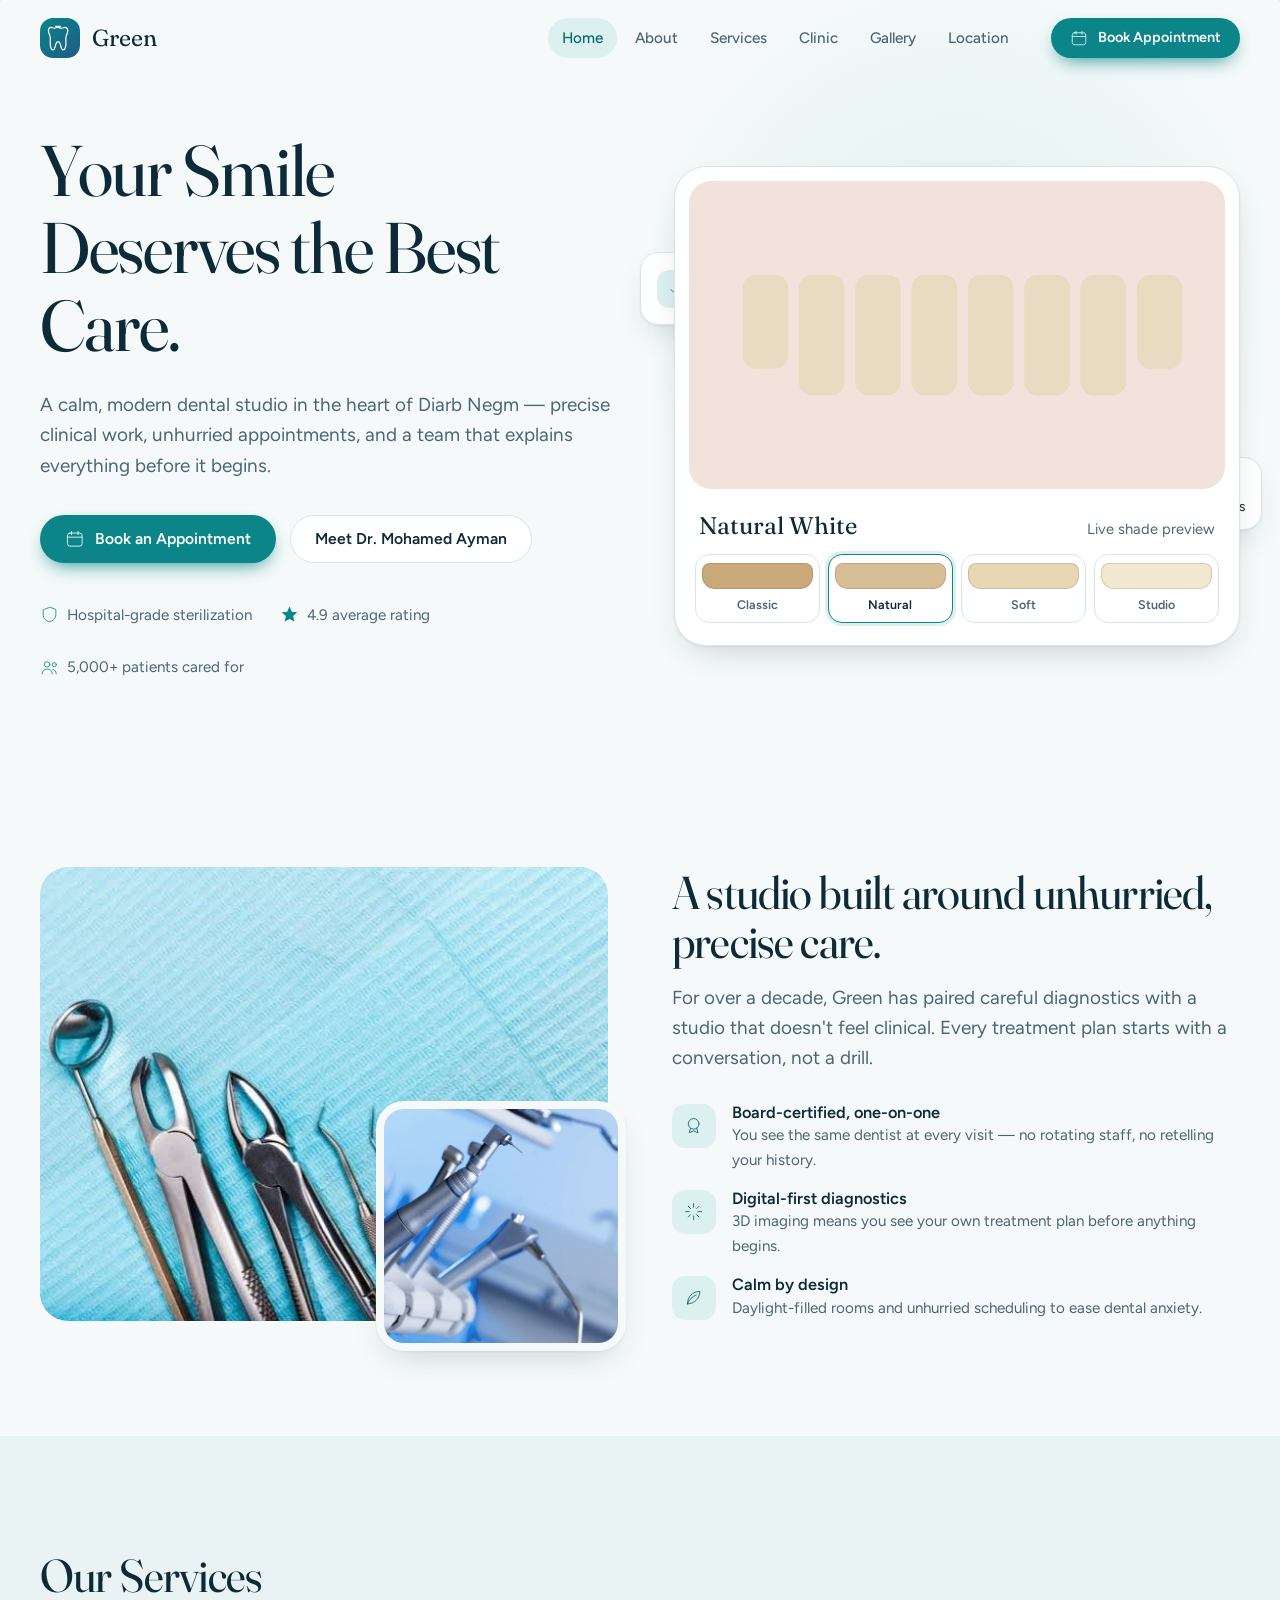
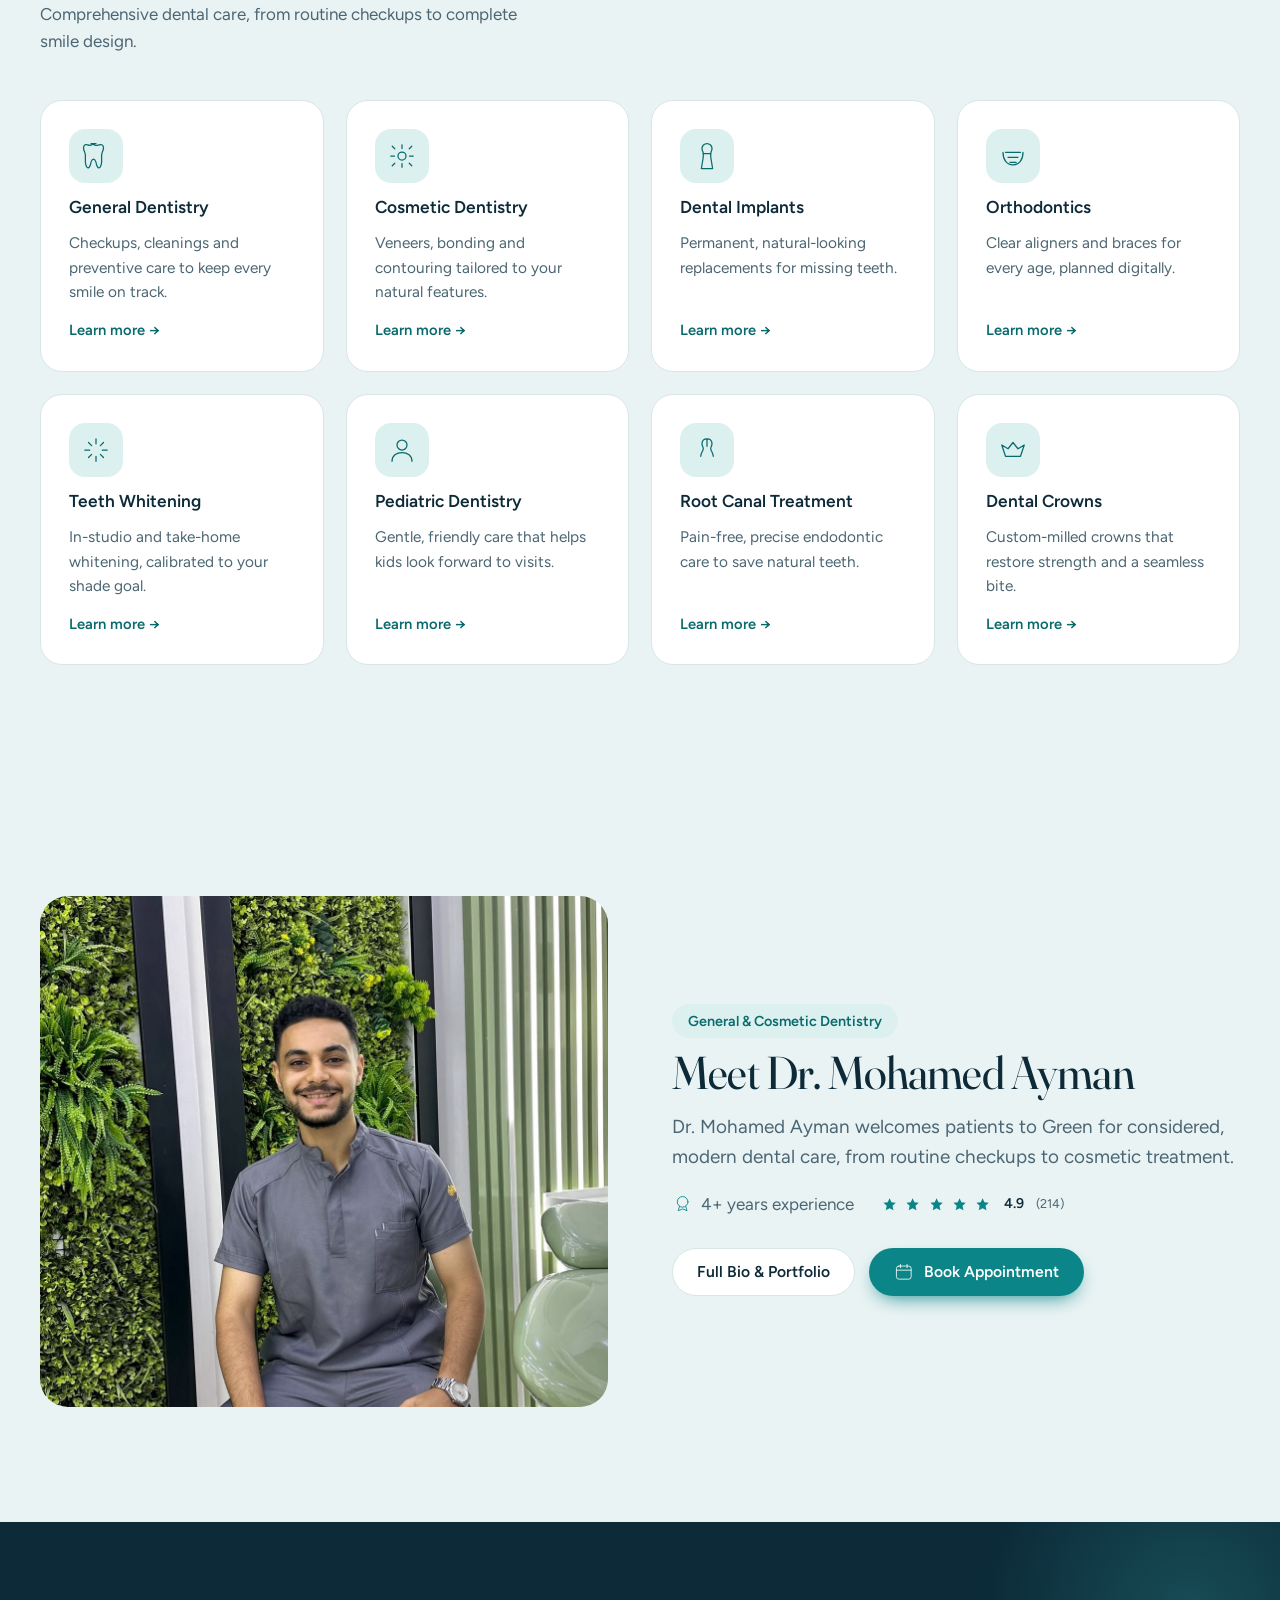
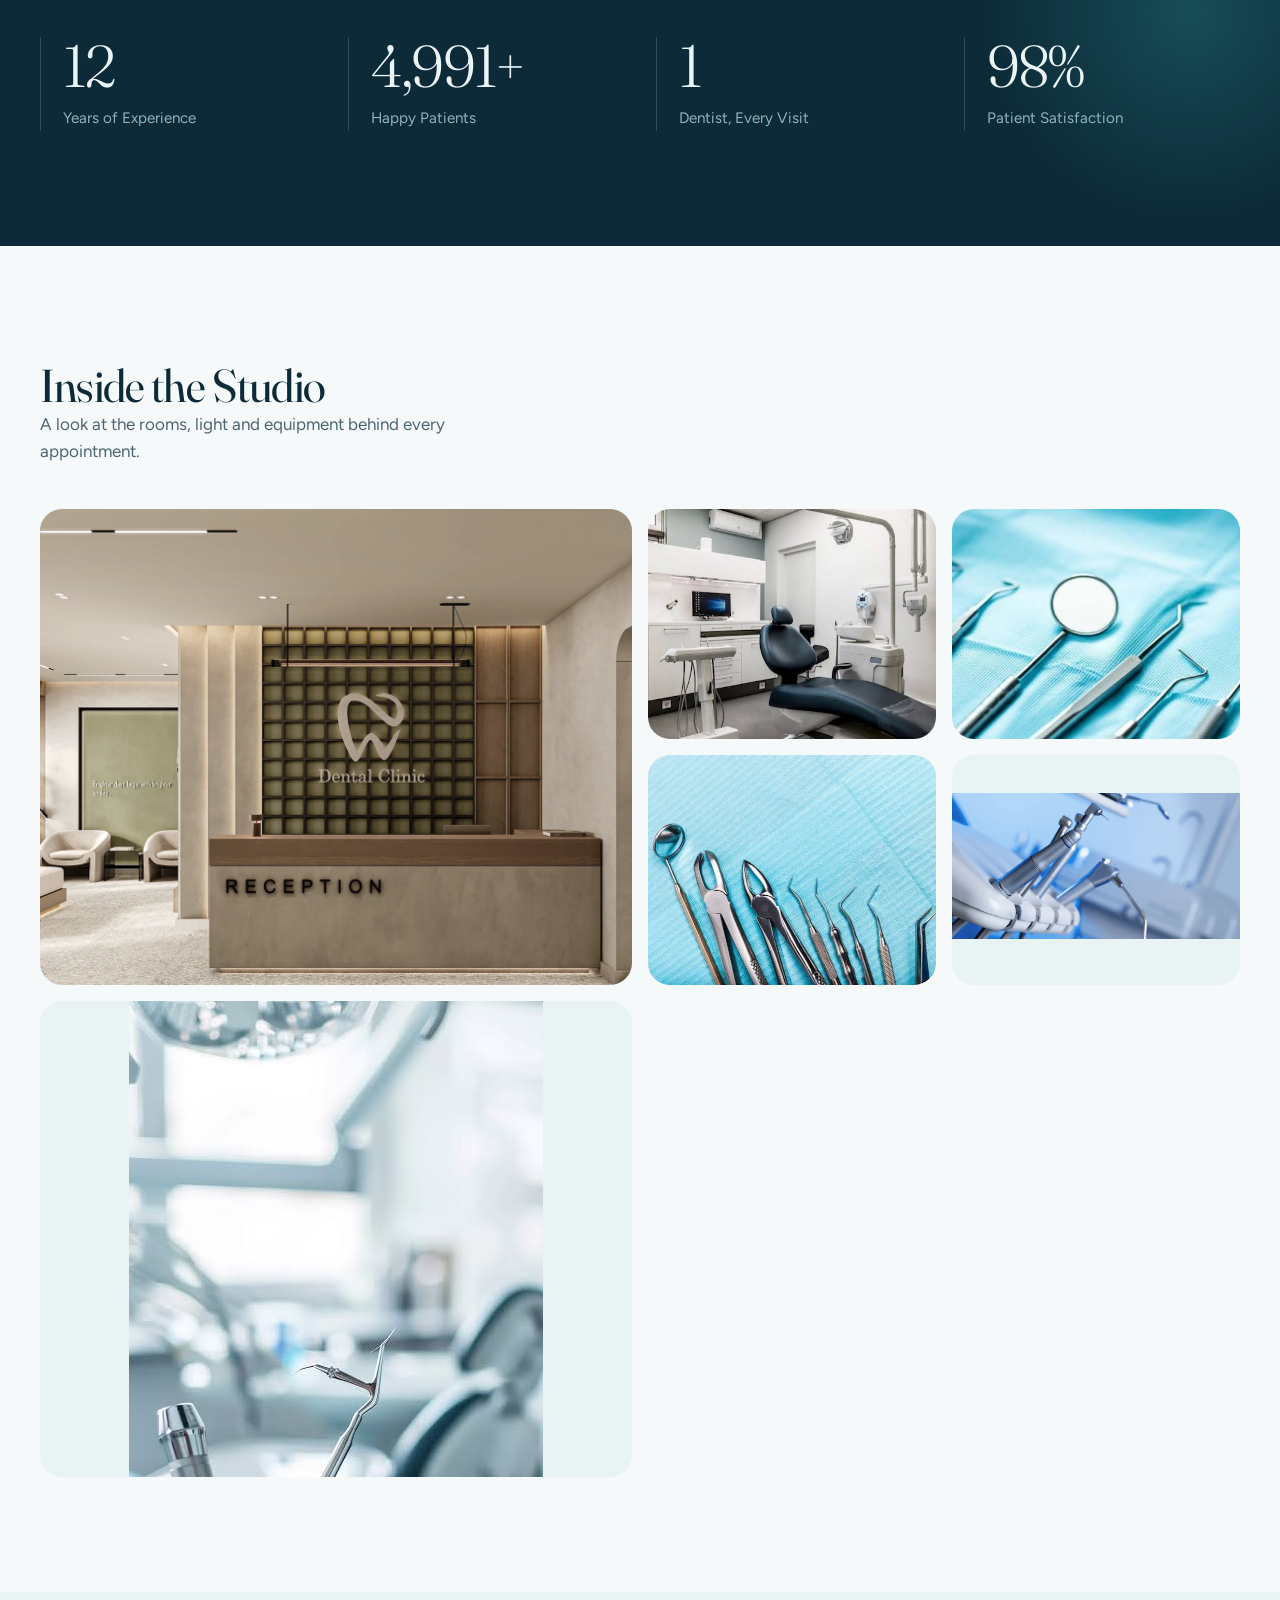
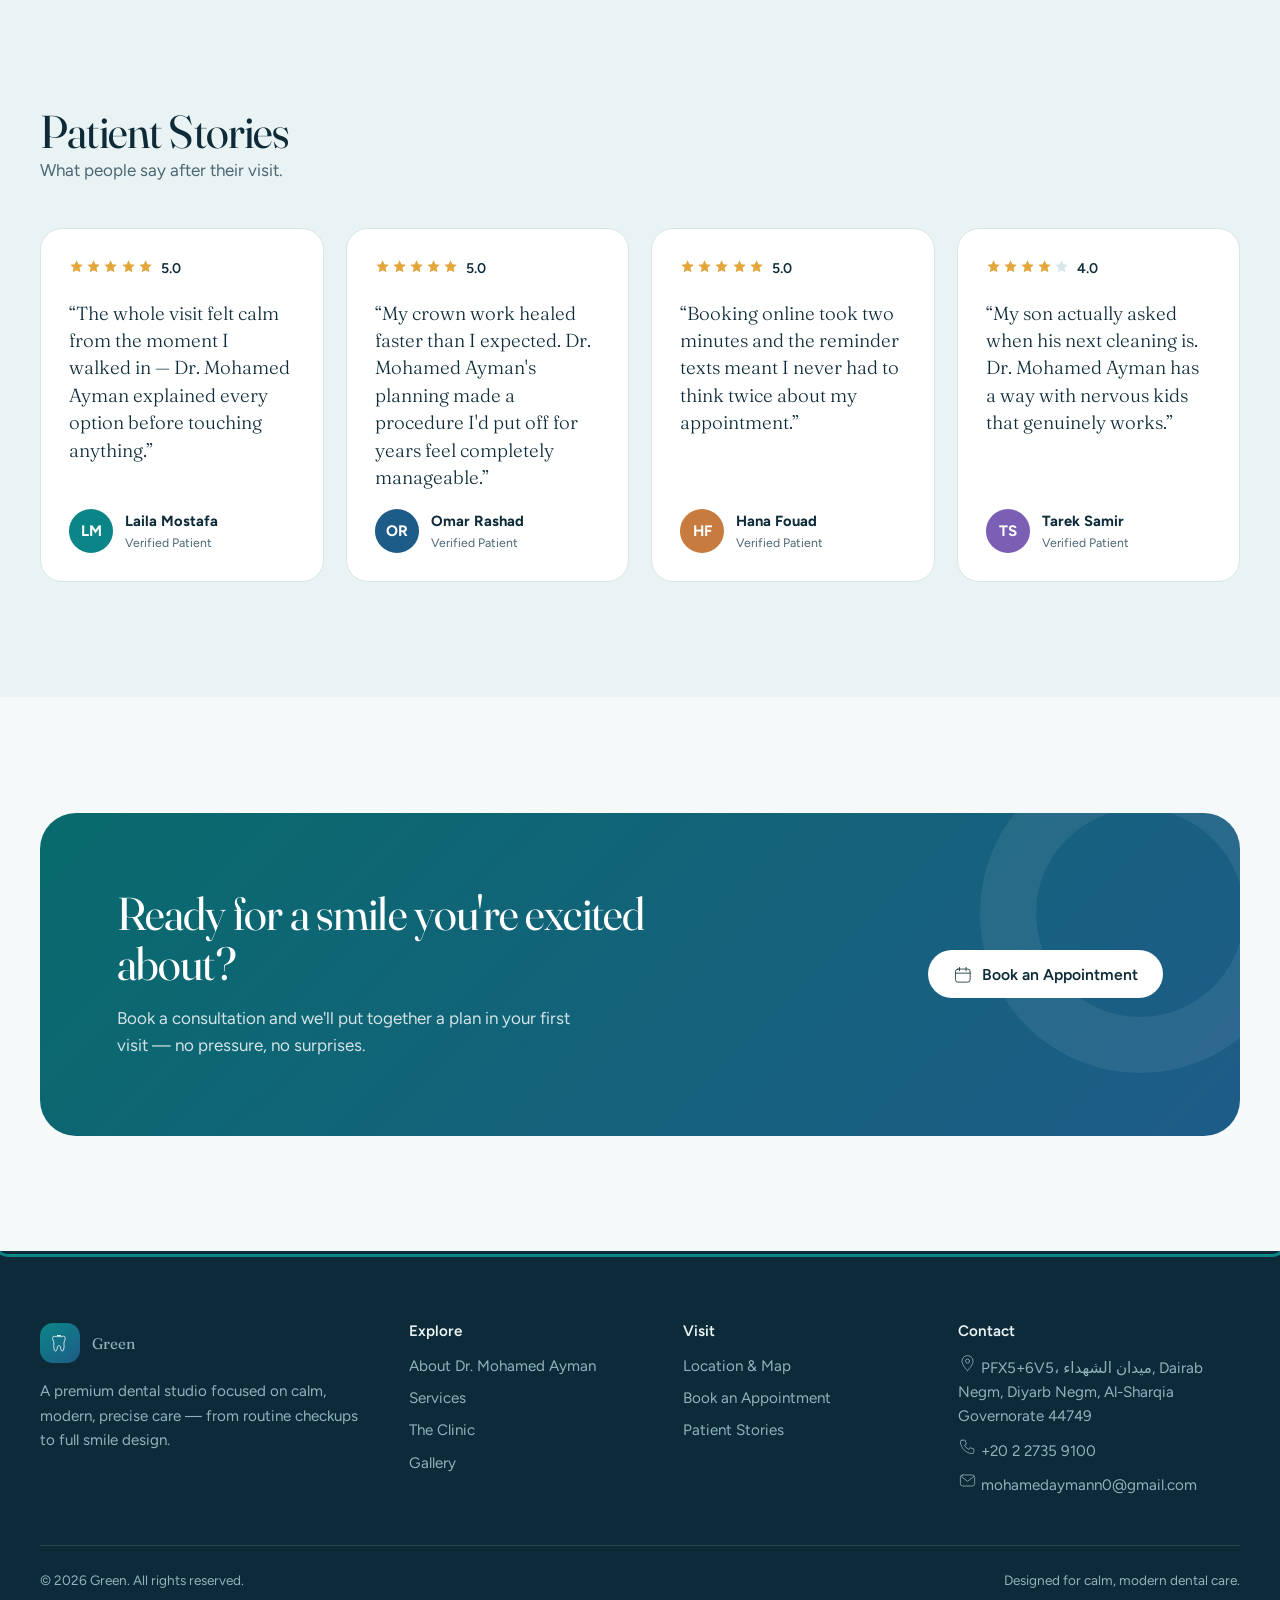
<file: index.html>
<!DOCTYPE html>
<html lang="en">
<head>
<meta charset="utf-8">
<meta name="viewport" content="width=device-width, initial-scale=1, viewport-fit=cover">
<title>Green — Dr. Mohamed Ayman</title>
<link rel="preconnect" href="https://fonts.googleapis.com">
<link rel="preconnect" href="https://fonts.gstatic.com" crossorigin>
<link href="https://fonts.googleapis.com/css2?family=Fraunces:opsz,wght@9..144,300;9..144,400;9..144,500&family=Figtree:wght@400;500;600;700&display=swap" rel="stylesheet">
<style>
:root{
  --bg:#F5F9F9;--surface:#FFFFFF;--surface-2:#EAF3F4;--ink:#0C2A38;--ink-2:#4B6673;--line:#D8E6E8;
  --teal:#0B8587;--teal-2:#086A6C;--teal-soft:#DCF1EF;--blue:#1E5C88;--on-teal:#FFFFFF;
  --band:#0C2A38;--on-band:#EAF4F5;--band-2:#8FB3BD;
  --shadow:0 1px 2px rgba(12,42,56,.06),0 14px 34px -14px rgba(12,42,56,.22);
  --serif:'Fraunces',Georgia,'Times New Roman',serif;--sans:'Figtree',system-ui,-apple-system,'Segoe UI',Roboto,sans-serif;
  color-scheme:light;
  box-sizing:border-box;padding-top:env(safe-area-inset-top,0px);padding-bottom:env(safe-area-inset-bottom,0px);
}
@media (prefers-color-scheme:dark){
  :root:not([data-theme="light"]){--bg:#08171E;--surface:#0E2530;--surface-2:#123141;--ink:#EAF4F5;--ink-2:#9DB8C1;--line:#1D3A48;--teal:#3CC7C0;--teal-2:#7FE0DA;--teal-soft:#0F3A3F;--blue:#7DB8E0;--on-teal:#062227;--shadow:0 1px 2px rgba(0,0,0,.4),0 14px 34px -14px rgba(0,0,0,.6);color-scheme:dark}
}
:root[data-theme="dark"]{--bg:#08171E;--surface:#0E2530;--surface-2:#123141;--ink:#EAF4F5;--ink-2:#9DB8C1;--line:#1D3A48;--teal:#3CC7C0;--teal-2:#7FE0DA;--teal-soft:#0F3A3F;--blue:#7DB8E0;--on-teal:#062227;--shadow:0 1px 2px rgba(0,0,0,.4),0 14px 34px -14px rgba(0,0,0,.6);color-scheme:dark}
html{scroll-padding-top:calc(88px + env(safe-area-inset-top,0px));-webkit-text-size-adjust:100%}
*,*::before,*::after{box-sizing:border-box}
body{margin:0;background:var(--bg);color:var(--ink);font-family:var(--sans);font-size:17px;line-height:1.6;-webkit-font-smoothing:antialiased;overflow-x:hidden}
img,svg{max-width:100%}
a{color:inherit;text-decoration:none}
button{font:inherit;color:inherit;cursor:pointer;background:none;border:0;padding:0}
h1,h2,h3,h4{font-family:var(--serif);font-weight:400;letter-spacing:-.018em;line-height:1.08;margin:0;font-variation-settings:"opsz" 96}
h1{font-size:clamp(2.7rem,5.6vw,4.9rem)}
h2{font-size:clamp(2rem,3.6vw,3.1rem)}
h3{font-size:1.45rem;line-height:1.2}
p{margin:0}
.wrap{width:min(1200px,100% - 40px);margin-inline:auto}
.sec{padding:clamp(64px,9vw,120px) 0}
.sec.alt{background:var(--surface-2)}
.lead{font-size:1.18rem;color:var(--ink-2);max-width:56ch}
.muted{color:var(--ink-2)}
.sec-head{display:flex;justify-content:space-between;align-items:end;gap:24px;flex-wrap:wrap;margin-bottom:44px}
.sec-head h2{max-width:18ch}
.sec-head p{max-width:46ch;color:var(--ink-2)}
:focus-visible{outline:3px solid var(--teal);outline-offset:3px;border-radius:8px}
.skip{position:absolute;left:12px;top:-60px;background:var(--ink);color:var(--bg);padding:10px 16px;border-radius:10px;z-index:200;transition:top .2s}
.skip:focus{top:12px}
.ico{width:1.25em;height:1.25em;fill:none;stroke:currentColor;stroke-linecap:round;stroke-linejoin:round;flex:none}
.ico.fill{fill:currentColor;stroke:none}

/* buttons */
.btn{display:inline-flex;align-items:center;justify-content:center;gap:10px;min-height:48px;padding:0 24px;border-radius:999px;font-weight:600;font-size:.98rem;border:1.5px solid transparent;transition:transform .18s ease,background .2s,box-shadow .2s,border-color .2s,color .2s;white-space:nowrap}
.btn:active{transform:scale(.97)}
.btn-primary{background:var(--teal);color:var(--on-teal);box-shadow:0 8px 20px -8px var(--teal)}
.btn-primary:hover{background:var(--teal-2);transform:translateY(-2px);box-shadow:0 14px 26px -10px var(--teal)}
.btn-ghost{border-color:var(--line);background:var(--surface);color:var(--ink)}
.btn-ghost:hover{border-color:var(--teal);color:var(--teal-2);transform:translateY(-2px)}
.btn-sm{min-height:40px;padding:0 18px;font-size:.9rem}
.btn[disabled]{opacity:.45;pointer-events:none}
.btn-light{background:#fff;color:#0C2A38}.btn-light:hover{transform:translateY(-2px);background:#EAF4F5}
.btn-line{border-color:rgba(255,255,255,.35);color:#fff}.btn-line:hover{background:rgba(255,255,255,.1);transform:translateY(-2px)}
.spin{width:18px;height:18px;border-radius:50%;border:2.5px solid currentColor;border-right-color:transparent;animation:rot .7s linear infinite}
@keyframes rot{to{transform:rotate(360deg)}}

/* header */
.hdr{position:fixed;inset:0 0 auto 0;z-index:100;padding-top:env(safe-area-inset-top,0px);transition:background .3s,box-shadow .3s,backdrop-filter .3s}
.hdr.scrolled{background:color-mix(in srgb,var(--bg) 82%,transparent);backdrop-filter:blur(16px) saturate(1.4);-webkit-backdrop-filter:blur(16px) saturate(1.4);box-shadow:0 1px 0 var(--line)}
.hdr-in{display:flex;align-items:center;gap:28px;height:76px;transition:height .3s}
.hdr.scrolled .hdr-in{height:66px}
.brand{display:flex;align-items:center;gap:12px;font-family:var(--serif);font-size:1.45rem;line-height:1}
.brand small{display:block;font-family:var(--sans);font-size:.72rem;letter-spacing:.02em;color:var(--ink-2);margin-top:3px}
.logo{width:40px;height:40px;border-radius:13px;background:linear-gradient(140deg,var(--teal),var(--blue));display:grid;place-items:center;color:#fff}
.nav{display:flex;gap:4px;margin-left:auto}
.nav a{padding:8px 14px;border-radius:999px;font-weight:500;font-size:.95rem;color:var(--ink-2);transition:color .2s,background .2s}
.nav a:hover{color:var(--ink);background:var(--surface-2)}
.nav a[aria-current="page"]{color:var(--teal-2);background:var(--teal-soft)}
.burger{display:none;margin-left:auto;width:46px;height:46px;border-radius:14px;background:var(--surface);border:1px solid var(--line);position:relative}
.burger i{position:absolute;left:13px;right:13px;height:2px;background:var(--ink);border-radius:2px;transition:transform .35s cubic-bezier(.7,0,.2,1),opacity .2s,top .35s}
.burger i:nth-child(1){top:16px}.burger i:nth-child(2){top:22px}.burger i:nth-child(3){top:28px}
.menu-open .burger i:nth-child(1){top:22px;transform:rotate(45deg)}
.menu-open .burger i:nth-child(2){opacity:0}
.menu-open .burger i:nth-child(3){top:22px;transform:rotate(-45deg)}
.mnav{position:fixed;inset:0;background:var(--bg);padding:calc(96px + env(safe-area-inset-top,0px)) 24px 32px;display:flex;flex-direction:column;gap:2px;clip-path:circle(0 at calc(100% - 44px) 44px);transition:clip-path .55s cubic-bezier(.7,0,.2,1);z-index:-1;visibility:hidden;overflow:auto}
.menu-open .mnav{clip-path:circle(150% at calc(100% - 44px) 44px);visibility:visible}
.mnav a.ml{font-family:var(--serif);font-size:2rem;padding:10px 0;border-bottom:1px solid var(--line);opacity:0;transform:translateY(14px);transition:opacity .4s,transform .4s}
.menu-open .mnav a.ml{opacity:1;transform:none;transition-delay:calc(.15s + var(--i)*.05s)}
.mnav .btn{margin-top:24px}
@media (max-width:1080px){.nav,.hdr-cta{display:none}.burger{display:block}}
@media (min-width:1081px){.mnav{display:none}}

main{outline:0;min-height:70vh}
main.enter{animation:pg .5s cubic-bezier(.2,.7,.2,1)}
@keyframes pg{from{opacity:0;transform:translateY(10px)}to{opacity:1;transform:none}}
.page-top{padding-top:calc(140px + env(safe-area-inset-top,0px))}

/* reveal */
.rv{opacity:0;transform:translateY(16px);transition:opacity .7s cubic-bezier(.2,.7,.2,1),transform .7s cubic-bezier(.2,.7,.2,1);transition-delay:calc(var(--d,0)*70ms)}
.rv.in{opacity:1;transform:none}

/* hero */
.hero{padding:calc(132px + env(safe-area-inset-top,0px)) 0 72px;position:relative;overflow:hidden}
.hero::before{content:"";position:absolute;inset:-20% -10% auto auto;width:70vw;height:70vw;max-width:900px;max-height:900px;border-radius:50%;background:radial-gradient(closest-side,var(--teal-soft),transparent 72%);z-index:-1}
.hero-grid{display:grid;grid-template-columns:1.02fr 1fr;gap:56px;align-items:center}
.hero h1{max-width:12ch}
.hero .lead{margin:26px 0 34px}
.cta-row{display:flex;gap:14px;flex-wrap:wrap}
.hero-trust{display:flex;gap:28px;margin-top:40px;flex-wrap:wrap;color:var(--ink-2);font-size:.95rem}
.hero-trust span{display:flex;align-items:center;gap:8px}
.hero-trust .ico{color:var(--teal)}
.shade-card{position:relative;background:var(--surface);border-radius:32px;padding:14px 14px 22px;box-shadow:var(--shadow);border:1px solid var(--line)}
.shade-stage{border-radius:22px;overflow:hidden;aspect-ratio:400/230;background:#F1E3DB}
.shade-stage svg{display:block;width:100%;height:100%}
.tooth{fill:var(--tooth,#DBC58F);transition:fill .7s ease}
.shade-meta{display:flex;justify-content:space-between;align-items:baseline;gap:12px;padding:18px 10px 8px}
.shade-meta strong{font-family:var(--serif);font-weight:400;font-size:1.5rem}
.shade-meta span{color:var(--ink-2);font-size:.92rem;text-align:right}
.shades{display:flex;gap:8px;padding:0 6px;flex-wrap:wrap}
.shade{flex:1;min-width:52px;border:1.5px solid var(--line);border-radius:14px;padding:8px 6px 7px;display:flex;flex-direction:column;align-items:center;gap:6px;font-size:.78rem;font-weight:600;color:var(--ink-2);background:var(--surface);transition:border-color .2s,transform .2s}
.shade:hover{transform:translateY(-2px)}
.shade i{display:block;width:100%;height:26px;border-radius:8px 8px 13px 13px;border:1px solid rgba(60,40,30,.15)}
.shade[aria-pressed="true"]{border-color:var(--teal);color:var(--ink);box-shadow:0 0 0 3px var(--teal-soft)}
.float{position:absolute;background:var(--surface);border:1px solid var(--line);border-radius:18px;padding:12px 16px;box-shadow:var(--shadow);display:flex;gap:12px;align-items:center;font-size:.86rem;animation:bob 6s ease-in-out infinite}
.float b{display:block;font-size:.98rem}
.float .dot{width:38px;height:38px;border-radius:12px;background:var(--teal-soft);color:var(--teal-2);display:grid;place-items:center}
.float.f1{left:-34px;top:18%}.float.f2{right:-22px;bottom:24%;animation-delay:-3s}
@keyframes bob{50%{transform:translateY(-8px)}}
@media (max-width:980px){.hero-grid{grid-template-columns:1fr}.hero h1{max-width:14ch}.float.f1{left:-8px}.float.f2{right:-8px}}
@media (max-width:520px){.float{display:none}}

/* cards & grids */
.grid{display:grid;gap:22px}
.g4{grid-template-columns:repeat(4,1fr)}.g3{grid-template-columns:repeat(3,1fr)}.g2{grid-template-columns:repeat(2,1fr)}
@media (max-width:1000px){.g4{grid-template-columns:repeat(2,1fr)}.g3{grid-template-columns:repeat(2,1fr)}}
@media (max-width:640px){.g4,.g3,.g2{grid-template-columns:1fr}}
.card{background:var(--surface);border:1px solid var(--line);border-radius:22px;padding:28px;transition:transform .3s cubic-bezier(.2,.7,.2,1),box-shadow .3s,border-color .3s}
.svc{display:flex;flex-direction:column;gap:14px}
.svc:hover{transform:translateY(-6px);box-shadow:var(--shadow);border-color:var(--teal)}
.svc .ic{width:54px;height:54px;border-radius:16px;background:var(--teal-soft);color:var(--teal-2);display:grid;place-items:center;font-size:1.5rem;transition:transform .4s cubic-bezier(.3,1.6,.5,1),background .3s,color .3s}
.svc:hover .ic{transform:rotate(-8deg) scale(1.08);background:var(--teal);color:var(--on-teal)}
.svc p{color:var(--ink-2);font-size:.96rem}
.svc .more{margin-top:auto;font-weight:600;color:var(--teal-2);font-size:.92rem}
.about{display:grid;grid-template-columns:1fr 1fr;gap:64px;align-items:center}
.about .pics{position:relative}
.frame{border-radius:28px;overflow:hidden;background:var(--surface-2);position:relative}
.frame svg,.frame img{display:block;width:100%;height:100%}
.about .pics .frame.a{aspect-ratio:4/3.2}
.about .pics .frame.b{position:absolute;width:44%;aspect-ratio:1;right:-18px;bottom:-30px;border:8px solid var(--bg);box-shadow:var(--shadow)}
.pillars{display:grid;gap:18px;margin-top:30px}
.pillar{display:flex;gap:16px}
.pillar .ic{width:44px;height:44px;border-radius:13px;background:var(--teal-soft);color:var(--teal-2);display:grid;place-items:center;flex:none}
.pillar h4{font-family:var(--sans);font-weight:600;font-size:1.02rem;letter-spacing:0;margin-bottom:2px}
.pillar p{color:var(--ink-2);font-size:.95rem}
@media (max-width:900px){.about{grid-template-columns:1fr;gap:56px}}

/* dentist card */
.dc{padding:0;overflow:hidden;display:flex;flex-direction:column}
.dc:hover{transform:translateY(-6px);box-shadow:var(--shadow)}
.dc .ph{aspect-ratio:1/1;overflow:hidden;position:relative}
.dc .ph svg{width:100%;height:100%;display:block;transition:transform .8s cubic-bezier(.2,.7,.2,1)}
.dc:hover .ph svg{transform:scale(1.06)}
.dc .yrs{position:absolute;left:14px;bottom:14px;background:color-mix(in srgb,var(--surface) 78%,transparent);backdrop-filter:blur(10px);-webkit-backdrop-filter:blur(10px);border-radius:999px;padding:5px 12px;font-size:.82rem;font-weight:600;border:1px solid var(--line)}
.dc .bd{padding:20px 22px 22px;display:flex;flex-direction:column;gap:8px;flex:1}
.dc .spec{color:var(--teal-2);font-weight:600;font-size:.92rem}
.dc .bio{color:var(--ink-2);font-size:.93rem;flex:1}
.dc .acts{display:flex;gap:10px;margin-top:10px;flex-wrap:wrap}
.stars{display:inline-flex;align-items:center;gap:2px;color:#E2A63B;font-size:.95rem}
.stars .ico{width:1em;height:1em}.stars .off{color:var(--line)}
.stars em{font-style:normal;color:var(--ink);font-weight:600;font-size:.88rem;margin-left:6px}
.stars small{color:var(--ink-2);font-weight:400;margin-left:4px}

/* stats band */
.band{background:var(--band);color:var(--on-band);position:relative;overflow:hidden}
.band::after{content:"";position:absolute;right:-120px;top:-120px;width:420px;height:420px;border-radius:50%;background:radial-gradient(closest-side,rgba(60,199,192,.22),transparent)}
.stats{display:grid;grid-template-columns:repeat(4,1fr);gap:32px;position:relative;z-index:1}
.stat{border-left:1px solid rgba(255,255,255,.16);padding-left:22px}
.stat b{display:block;font-family:var(--serif);font-weight:300;font-size:clamp(2.6rem,4.6vw,4rem);line-height:1;letter-spacing:-.03em;font-variant-numeric:tabular-nums}
.stat span{color:var(--band-2);font-size:.95rem;display:block;margin-top:10px}
@media (max-width:820px){.stats{grid-template-columns:repeat(2,1fr)}}

/* gallery */
.mosaic{display:grid;grid-template-columns:repeat(4,1fr);grid-auto-rows:clamp(150px,19vw,230px);gap:16px}
.tile{position:relative;border-radius:22px;overflow:hidden;background:var(--surface-2);cursor:zoom-in;display:block;width:100%;height:100%;padding:0}
.tile.w2{grid-column:span 2}.tile.h2{grid-row:span 2}
.tile svg{width:100%;height:100%;display:block;transition:transform .9s cubic-bezier(.2,.7,.2,1)}
.tile:hover svg{transform:scale(1.07)}
.tile figcaption,.tile .cap{position:absolute;inset:auto 0 0 0;padding:44px 18px 16px;background:linear-gradient(transparent,rgba(8,23,30,.72));color:#fff;font-size:.92rem;font-weight:500;text-align:left;opacity:0;transform:translateY(8px);transition:.35s}
.tile:hover .cap,.tile:focus-visible .cap{opacity:1;transform:none}
@media (max-width:760px){.mosaic{grid-template-columns:repeat(2,1fr)}.tile .cap{opacity:1;transform:none}}
.chips{display:flex;gap:10px;flex-wrap:wrap}
.chip{padding:9px 18px;border-radius:999px;border:1.5px solid var(--line);background:var(--surface);font-weight:500;font-size:.92rem;transition:.2s}
.chip:hover{border-color:var(--teal)}
.chip[aria-pressed="true"]{background:var(--teal);border-color:var(--teal);color:var(--on-teal)}

/* testimonials */
.tc{display:flex;flex-direction:column;gap:18px}
.tc blockquote{margin:0;font-family:var(--serif);font-size:1.18rem;line-height:1.45;font-weight:300;flex:1}
.who{display:flex;align-items:center;gap:12px;font-size:.92rem}
.av{width:44px;height:44px;border-radius:50%;display:grid;place-items:center;font-weight:700;color:#fff;font-size:.95rem;flex:none}
.who small{display:block;color:var(--ink-2)}

/* cta */
.cta{background:linear-gradient(135deg,var(--teal-2),var(--blue));color:#fff;border-radius:36px;padding:clamp(40px,6vw,80px);display:grid;grid-template-columns:1.3fr 1fr;gap:32px;align-items:center;position:relative;overflow:hidden}
.cta::after{content:"";position:absolute;right:-60px;top:-60px;width:320px;height:320px;border-radius:50%;border:56px solid rgba(255,255,255,.07)}
.cta p{color:rgba(255,255,255,.82);margin-top:16px;max-width:44ch}
.cta .cta-row{justify-content:flex-end;position:relative;z-index:1}
@media (max-width:820px){.cta{grid-template-columns:1fr}.cta .cta-row{justify-content:flex-start}}

/* footer */
.ftr{background:var(--band);color:var(--on-band);padding:72px 0 32px;margin-top:0}
.ftr-grid{display:grid;grid-template-columns:1.4fr 1fr 1fr 1.2fr;gap:40px}
.ftr h4{font-family:var(--sans);font-size:.95rem;font-weight:600;letter-spacing:0;margin-bottom:14px}
.ftr a,.ftr li,.ftr p{color:var(--band-2);font-size:.95rem}
.ftr a:hover{color:#fff}
.ftr ul{list-style:none;margin:0;padding:0;display:grid;gap:8px}
.ftr .brand small{color:var(--band-2)}
.ftr-bot{border-top:1px solid rgba(255,255,255,.12);margin-top:48px;padding-top:24px;color:var(--band-2);font-size:.85rem;display:flex;justify-content:space-between;gap:16px;flex-wrap:wrap}
@media (max-width:860px){.ftr-grid{grid-template-columns:1fr 1fr}}
@media (max-width:520px){.ftr-grid{grid-template-columns:1fr}}

/* dentists page */
.toolbar{display:flex;gap:14px;flex-wrap:wrap;align-items:center;margin:34px 0 30px}
.field{position:relative}
.input,.select,.textarea{width:100%;min-height:52px;border-radius:16px;border:1.5px solid var(--line);background:var(--surface);padding:0 16px;font:inherit;color:var(--ink);transition:border-color .2s,box-shadow .2s}
.textarea{padding:14px 16px;min-height:110px;resize:vertical}
.input:focus,.select:focus,.textarea:focus{outline:0;border-color:var(--teal);box-shadow:0 0 0 4px var(--teal-soft)}
.input.err,.textarea.err{border-color:#D14B5B}
.search{flex:1;min-width:240px}.search .input{padding-left:46px}
.search .ico{position:absolute;left:16px;top:16px;color:var(--ink-2)}
.select{width:auto;padding-right:12px}
.pop{animation:pop .5s cubic-bezier(.2,.8,.2,1) both;animation-delay:calc(var(--d,0)*55ms)}
@keyframes pop{from{opacity:0;transform:translateY(18px) scale(.98)}to{opacity:1;transform:none}}
.empty{text-align:center;padding:64px 20px;border:1.5px dashed var(--line);border-radius:26px;color:var(--ink-2)}
.empty h3{color:var(--ink);margin-bottom:8px}
.empty svg{width:120px;margin-bottom:12px}
.sk{border-radius:22px;background:linear-gradient(100deg,var(--surface-2) 30%,var(--surface) 50%,var(--surface-2) 70%);background-size:300% 100%;animation:sh 1.3s linear infinite;min-height:420px}
@keyframes sh{to{background-position:-150% 0}}

/* profile */
.prof-head{display:grid;grid-template-columns:380px 1fr;gap:56px;align-items:center}
.prof-head .frame{aspect-ratio:1;border-radius:36px}
.meta-row{display:flex;flex-wrap:wrap;gap:12px 28px;margin:22px 0 30px;color:var(--ink-2)}
.meta-row span{display:flex;gap:8px;align-items:center}.meta-row .ico{color:var(--teal)}
.prof-layout{display:grid;grid-template-columns:1fr 340px;gap:56px;align-items:start}
.side{position:sticky;top:96px;display:grid;gap:16px}
.slotlist{display:flex;flex-wrap:wrap;gap:8px;margin:14px 0 18px}
.slotlist a{border:1.5px solid var(--line);border-radius:12px;padding:8px 12px;font-size:.88rem;font-weight:500;transition:.2s}
.slotlist a:hover{border-color:var(--teal);background:var(--teal-soft)}
.blk{margin-bottom:64px}.blk>h2{font-size:clamp(1.7rem,2.6vw,2.2rem);margin-bottom:22px}
.quals{display:grid;grid-template-columns:repeat(2,1fr);gap:14px}
.qual{display:flex;gap:14px;align-items:flex-start;padding:16px 18px;background:var(--surface);border:1px solid var(--line);border-radius:18px;font-size:.96rem}
.qual .ico{color:var(--teal);margin-top:2px;font-size:1.3rem}
.tl{position:relative;padding-left:30px;display:grid;gap:26px}
.tl::before{content:"";position:absolute;left:7px;top:8px;bottom:8px;width:2px;background:var(--line)}
.tl li{list-style:none;position:relative}
.tl li::before{content:"";position:absolute;left:-30px;top:6px;width:16px;height:16px;border-radius:50%;background:var(--surface);border:3px solid var(--teal)}
.tl b{display:block}.tl span{color:var(--ink-2);font-size:.94rem}.tl em{font-style:normal;color:var(--teal-2);font-weight:600;font-size:.85rem;display:block;margin-bottom:2px}
.tl{margin:0;padding-inline-start:30px}
.tags{display:flex;flex-wrap:wrap;gap:10px}
.tag2{padding:8px 16px;border-radius:999px;background:var(--teal-soft);color:var(--teal-2);font-weight:600;font-size:.9rem}
.cases{display:grid;grid-template-columns:repeat(2,1fr);gap:20px;margin-top:22px}
.case{display:block;text-align:left;width:100%;border:1px solid var(--line);background:var(--surface);border-radius:22px;overflow:hidden;transition:transform .3s,box-shadow .3s}
.case:hover{transform:translateY(-4px);box-shadow:var(--shadow)}
.case .cb{padding:14px 18px 16px}.case .cb b{display:block}.case .cb span{font-size:.86rem;color:var(--ink-2)}
@media (max-width:1000px){.prof-head{grid-template-columns:1fr;gap:32px}.prof-head .frame{max-width:380px}.prof-layout{grid-template-columns:1fr}.side{position:static;order:-1}}
@media (max-width:640px){.quals,.cases{grid-template-columns:1fr}}

/* before/after */
.cmp{position:relative;aspect-ratio:400/230;overflow:hidden;background:#F1E3DB;--p:50;user-select:none;-webkit-user-select:none}
.cmp-l{position:absolute;inset:0}.cmp-l svg,.cmp-l img{width:100%;height:100%;display:block;object-fit:cover}
.cmp-l.b{clip-path:inset(0 calc(100% - var(--p)*1%) 0 0)}
.cmp-h{position:absolute;top:0;bottom:0;left:calc(var(--p)*1%);width:2px;margin-left:-1px;background:#fff;box-shadow:0 0 0 1px rgba(0,0,0,.08)}
.cmp-h::after{content:"";position:absolute;top:50%;left:50%;width:38px;height:38px;margin:-19px;border-radius:50%;background:#fff;box-shadow:0 4px 14px rgba(0,0,0,.25);background-image:url("data:image/svg+xml,%3Csvg xmlns='http://www.w3.org/2000/svg' viewBox='0 0 24 24' fill='none' stroke='%230C2A38' stroke-width='2' stroke-linecap='round' stroke-linejoin='round'%3E%3Cpath d='M9 7l-5 5 5 5M15 7l5 5-5 5'/%3E%3C/svg%3E");background-size:22px;background-position:center;background-repeat:no-repeat}
.cmp input{position:absolute;inset:0;width:100%;height:100%;opacity:0;cursor:ew-resize;margin:0}
.cmp:focus-within{outline:3px solid var(--teal);outline-offset:-3px}
.cmp .t{position:absolute;top:12px;padding:4px 12px;border-radius:999px;font-size:.78rem;font-weight:600;background:rgba(12,42,56,.72);color:#fff;pointer-events:none}
.cmp .t.l{left:12px}.cmp .t.r{right:12px}
.cmp.static input{pointer-events:none}.cmp.static .cmp-h::after{display:none}

/* lightbox */
.lb{position:fixed;inset:0;z-index:300;background:rgba(6,18,24,.88);backdrop-filter:blur(8px);display:grid;place-items:center;padding:24px;animation:fade .3s both}
.lb.out{animation:fadeout .25s both}
@keyframes fade{from{opacity:0}}@keyframes fadeout{to{opacity:0}}
.lb-in{width:min(960px,100%);animation:zoomin .4s cubic-bezier(.2,.8,.2,1) both}
@keyframes zoomin{from{opacity:0;transform:scale(.94) translateY(12px)}}
.lb-media{border-radius:24px;overflow:hidden;background:#000}
.lb-media>svg,.lb-media>img{display:block;width:100%;height:auto;max-height:72vh}
.lb-compare{display:grid;grid-template-columns:1fr 1fr;gap:0;background:#000}
.lb-half{position:relative;display:grid}
.lb-half img{display:block;width:100%;height:100%;max-height:72vh;object-fit:cover}
.lb-half span{position:absolute;top:12px;left:12px;padding:6px 10px;border-radius:999px;background:rgba(6,18,24,.7);color:#fff;font-size:.7rem;font-weight:700;letter-spacing:.08em;text-transform:uppercase}
.lb-cap{color:#fff;padding:16px 4px 0;display:flex;justify-content:space-between;gap:16px;align-items:baseline}
.lb-cap span{color:rgba(255,255,255,.7);font-size:.92rem}
.lb-btn{position:absolute;width:52px;height:52px;border-radius:50%;background:rgba(255,255,255,.12);color:#fff;display:grid;place-items:center;font-size:1.4rem;transition:background .2s}
.lb-btn:hover{background:rgba(255,255,255,.24)}
.lb-x{top:calc(18px + env(safe-area-inset-top,0px));right:18px}.lb-p{left:18px;top:50%}.lb-n{right:18px;top:50%}
@media (max-width:700px){.lb-p,.lb-n{top:auto;bottom:calc(20px + env(safe-area-inset-bottom,0px))}.lb-p{left:calc(50% - 64px)}.lb-n{right:calc(50% - 64px)}}

/* clinic */
.facts{display:grid;grid-template-columns:repeat(3,1fr);gap:22px}
@media (max-width:900px){.facts{grid-template-columns:1fr}}
.hours{width:100%;border-collapse:collapse}
.hours td{padding:12px 0;border-bottom:1px solid var(--line)}
.hours td:last-child{text-align:right;color:var(--ink-2)}
.hours tr.today td{font-weight:700;color:var(--teal-2)}
.hours tr.today td:last-child{color:var(--teal-2)}
.team-row{display:flex;gap:18px;flex-wrap:wrap}
.mini{display:flex;align-items:center;gap:12px;padding:8px 18px 8px 8px;background:var(--surface);border:1px solid var(--line);border-radius:999px;transition:.2s}
.mini:hover{border-color:var(--teal);transform:translateY(-2px)}
.mini .frame{width:48px;height:48px;border-radius:50%}
.mini b{display:block;font-size:.95rem;line-height:1.2}.mini span{font-size:.82rem;color:var(--ink-2)}

/* map */
.loc{display:grid;grid-template-columns:minmax(0,1.5fr) minmax(0,1fr);gap:28px}
.loc>*{min-width:0}
@media (max-width:980px){.loc{grid-template-columns:1fr}}
.map{position:relative;border-radius:30px;overflow:hidden;border:1px solid var(--line);background:#E7F0EE;min-height:420px;touch-action:none;cursor:grab}
.map:active{cursor:grabbing}
.map svg{display:block;width:100%;height:100%;min-height:460px}
.map .zoom{position:absolute;right:14px;top:14px;display:grid;gap:8px}
.map .zoom button{width:44px;height:44px;border-radius:14px;background:var(--surface);box-shadow:var(--shadow);display:grid;place-items:center;color:#0C2A38}
.map .zoom button{color:var(--ink)}
.pin-pulse{transform-origin:center;transform-box:fill-box;animation:pulse 2.4s ease-out infinite}
@keyframes pulse{0%{transform:scale(.4);opacity:.6}100%{transform:scale(2.4);opacity:0}}
.info{display:grid;gap:14px}
.info .row{display:flex;gap:14px;align-items:flex-start;padding:18px 20px;background:var(--surface);border:1px solid var(--line);border-radius:20px}
.info .row .ic{width:42px;height:42px;border-radius:13px;background:var(--teal-soft);color:var(--teal-2);display:grid;place-items:center;flex:none}
.info .row b{display:block}.info .row span,.info .row a{color:var(--ink-2);font-size:.95rem}
.info .row a:hover{color:var(--teal-2)}

/* booking */
.bk{display:grid;grid-template-columns:1fr 320px;gap:36px;align-items:start;margin-top:36px}
@media (max-width:980px){.bk{grid-template-columns:1fr}.bk-side{order:-1}}
.bk-main{background:var(--surface);border:1px solid var(--line);border-radius:30px;padding:clamp(22px,3vw,40px);min-height:520px}
.steps{display:flex;gap:6px;margin-bottom:34px}
.steps li{flex:1;list-style:none;font-size:.8rem;color:var(--ink-2);position:relative;padding-top:14px}
.steps li::before{content:"";position:absolute;top:0;left:0;right:6px;height:4px;border-radius:4px;background:var(--line);transition:background .4s}
.steps li.on::before{background:var(--teal)}
.steps li.cur{color:var(--ink);font-weight:600}
.steps{padding:0;margin:0 0 34px}
@media (max-width:640px){.steps li span{display:none}.steps li.cur span{display:block}.steps li.cur{flex:3}}
.step{animation:stepin .45s cubic-bezier(.2,.8,.2,1) both}
.step.back{animation-name:stepback}
@keyframes stepin{from{opacity:0;transform:translateX(26px)}}
@keyframes stepback{from{opacity:0;transform:translateX(-26px)}}
.step h2{font-size:clamp(1.7rem,2.6vw,2.3rem);margin-bottom:8px}
.step>p.muted{margin-bottom:26px}
.opts{display:grid;gap:12px}
.opts.two{grid-template-columns:repeat(2,1fr)}
@media (max-width:640px){.opts.two{grid-template-columns:1fr}}
.opt{display:flex;gap:14px;align-items:center;text-align:left;width:100%;padding:14px 16px;border:1.5px solid var(--line);border-radius:20px;background:var(--surface);transition:border-color .2s,box-shadow .2s,transform .2s}
.opt:hover{border-color:var(--teal);transform:translateY(-2px)}
.opt[aria-pressed="true"]{border-color:var(--teal);box-shadow:0 0 0 4px var(--teal-soft);background:color-mix(in srgb,var(--teal-soft) 40%,var(--surface))}
.opt .frame{width:64px;height:64px;border-radius:18px;flex:none}
.opt .ic{width:48px;height:48px;border-radius:14px;background:var(--teal-soft);color:var(--teal-2);display:grid;place-items:center;font-size:1.3rem;flex:none}
.opt b{display:block}.opt small{color:var(--ink-2);font-size:.86rem}
.cal{display:grid;grid-template-columns:repeat(7,1fr);gap:6px;margin-bottom:8px}
.cal .mh{grid-column:1/-1;font-family:var(--serif);font-size:1.25rem;margin:14px 0 4px}
.cal .wd{font-size:.76rem;color:var(--ink-2);text-align:center;padding-bottom:4px}
.day{aspect-ratio:1;border-radius:14px;border:1.5px solid var(--line);display:flex;flex-direction:column;align-items:center;justify-content:center;font-weight:600;font-size:1rem;background:var(--surface);transition:.2s;line-height:1.1;min-height:44px}
.day small{font-size:.66rem;font-weight:500;color:var(--ink-2);margin-top:3px}
.day:hover:not([disabled]){border-color:var(--teal);background:var(--teal-soft)}
.day[disabled]{opacity:.35;text-decoration:line-through;cursor:not-allowed;border-style:dashed}
.day[aria-pressed="true"]{background:var(--teal);color:var(--on-teal);border-color:var(--teal)}
.day[aria-pressed="true"] small{color:var(--on-teal)}
.day.blank{visibility:hidden;border:0}
.slots{display:grid;grid-template-columns:repeat(auto-fill,minmax(112px,1fr));gap:10px;margin-bottom:22px}
.slot{min-height:48px;border-radius:14px;border:1.5px solid var(--line);font-weight:600;font-size:.95rem;background:var(--surface);transition:.2s}
.slot:hover:not([disabled]){border-color:var(--teal);background:var(--teal-soft)}
.slot[disabled]{opacity:.38;text-decoration:line-through;cursor:not-allowed;background:var(--surface-2)}
.slot[aria-pressed="true"]{background:var(--teal);color:var(--on-teal);border-color:var(--teal)}
.grp{font-size:.9rem;color:var(--ink-2);font-weight:600;margin:20px 0 10px}
.fld{margin-bottom:18px}.fld label{display:block;font-weight:600;font-size:.92rem;margin-bottom:8px}
.fld .msg{color:#D14B5B;font-size:.86rem;margin-top:6px;min-height:0}
.two-f{display:grid;grid-template-columns:1fr 1fr;gap:16px}
@media (max-width:640px){.two-f{grid-template-columns:1fr}}
.nav-row{display:flex;justify-content:space-between;gap:12px;margin-top:32px;padding-top:24px;border-top:1px solid var(--line)}
.alert{padding:14px 18px;border-radius:16px;background:#FCE9EB;color:#8B2433;font-size:.94rem;margin-bottom:20px;border:1px solid #F3C2C8}
:root[data-theme="dark"] .alert{background:#3A1A20;color:#F5B8C0;border-color:#5B2B33}
@media (prefers-color-scheme:dark){:root:not([data-theme="light"]) .alert{background:#3A1A20;color:#F5B8C0;border-color:#5B2B33}}
.bk-side .card{position:sticky;top:96px;padding:24px}
.sum{display:grid;gap:14px;margin:16px 0 0;padding:0;list-style:none}
.sum li{display:flex;gap:12px;font-size:.93rem}
.sum .ico{color:var(--teal);margin-top:3px}
.sum small{display:block;color:var(--ink-2);font-size:.78rem}
.sum .none{color:var(--ink-2);opacity:.7}
.review{border:1px solid var(--line);border-radius:22px;padding:22px;display:grid;gap:14px;background:var(--surface-2)}
.review dl{display:grid;grid-template-columns:auto 1fr;gap:10px 18px;margin:0}
.review dt{color:var(--ink-2);font-size:.9rem}.review dd{margin:0;font-weight:600}
.ok-wrap{text-align:center;padding:10px 0 4px}
.ok{width:110px;height:110px;margin:0 auto 20px}
.ok circle{fill:var(--teal-soft);stroke:var(--teal);stroke-width:3;stroke-dasharray:320;stroke-dashoffset:320;animation:draw .9s .1s ease forwards}
.ok path{fill:none;stroke:var(--teal);stroke-width:5;stroke-linecap:round;stroke-linejoin:round;stroke-dasharray:60;stroke-dashoffset:60;animation:draw .5s .8s ease forwards}
@keyframes draw{to{stroke-dashoffset:0}}
.ap{display:flex;gap:16px;align-items:center;padding:16px;border:1px solid var(--line);border-radius:20px;background:var(--surface);text-align:left}
.ap .frame{width:64px;height:64px;border-radius:18px;flex:none}
.ap .dt{flex:1;min-width:0}.ap b{display:block}.ap span{color:var(--ink-2);font-size:.9rem;display:block}
.ap .ref{font-size:.78rem;color:var(--teal-2);font-weight:600}
.upc{margin-bottom:30px;display:grid;gap:12px}
.upc h3{font-size:1.15rem;font-family:var(--sans);font-weight:600;letter-spacing:0}
.linkbtn{color:var(--teal-2);font-weight:600;font-size:.88rem;text-decoration:underline;text-underline-offset:3px}
.toast{position:fixed;left:50%;bottom:calc(24px + env(safe-area-inset-bottom,0px));transform:translateX(-50%);background:var(--ink);color:var(--bg);padding:12px 20px;border-radius:999px;z-index:400;font-weight:500;animation:pop .4s both;box-shadow:var(--shadow)}
@media (prefers-reduced-motion:reduce){*,*::before,*::after{animation-duration:.01ms!important;animation-iteration-count:1!important;transition-duration:.01ms!important;scroll-behavior:auto!important}.rv{opacity:1;transform:none}}

/* ===== RESPONSIVE HARDENING (added) =====
   Fixes flex children that could refuse to shrink below their content width
   on narrow phones, which is the most common cause of hidden horizontal
   scroll in flexbox layouts. No visual change at tablet/desktop widths. */
html,body{max-width:100%}
.brand span:last-child,.shade-meta strong,.shade-meta span,.float div,.pillar div,.qual,.mini div,
.info .row div,.who div,.sum li div,.opt b,.opt small,.opt>span:last-child,.ap .dt,.dc .bd,
.tl li,.review dd{min-width:0}
.brand,.mini,.qual,.opt,.float,.info .row,.who,.ap{min-width:0}
h1,h2,h3,h4,p,blockquote,.lead,.bio,.sum li b,.opt b,.ap b,.review dd{overflow-wrap:break-word;word-break:break-word}
img,svg,video,canvas{max-width:100%;height:auto}

/* Toolbar: stack search/filters full-width on phones instead of relying on
   intrinsic select width, which is cramped and hard to tap. */
@media (max-width:640px){
  .toolbar{flex-direction:column;align-items:stretch}
  .search{min-width:0}
  .select{width:100%}
  .map{width:100%;min-height:300px;aspect-ratio:4/3}
  .map svg{min-height:0}
}

/* Mini team pills (Clinic page): avoid a single pill forcing extra width
   on very small phones; let the label column wrap instead. */
@media (max-width:420px){
  .mini{flex:1 1 100%}
  .team-row{gap:12px}
}

/* Dentist profile header portrait: keep a sensible cap so the photo never
   dominates the viewport on small/mid phones. */
@media (max-width:480px){
  .prof-head .frame{max-width:260px;margin-inline:auto}
}

/* Tablet refinement: 2-up service/testimonial cards instead of a single
   column, and a calmer hero image column, between 641px and 1000px. */
@media (min-width:641px) and (max-width:1000px){
  .g4{grid-template-columns:repeat(2,1fr)}
  .g3{grid-template-columns:repeat(2,1fr)}
}

/* Prevent the clinic/location info rows and stat blocks from ever being
   narrower than their icon+gap, which otherwise clips the icon column. */
.svc,.card{min-width:0}

/* Large screens: keep the hero illustration and mosaic from stretching
   edge-to-edge beyond a comfortable reading/viewing width. */
@media (min-width:1600px){
  .wrap{width:min(1320px,100% - 40px)}
}
</style>
</head>
<body>
<a class="skip" href="#main">Skip to content</a>
<div id="hdr-mount"></div>
<main id="main" tabindex="-1"></main>
<div id="ftr-mount"></div>
<script>
/* ===== ICONS ===== */
const I={
tooth:'<svg class="ico" viewBox="0 0 24 24"><path d="M12 2c-2.5 0-3.5 1.5-5 1.5S4 2 2.8 3.3C1.6 4.6 2 7 3 9c.8 1.8.7 3 .5 5.5-.2 2.6.3 7 2.3 7 1.6 0 1.7-3 2.4-5 .5-1.4 1-2 1.8-2s1.3.6 1.8 2c.7 2 .8 5 2.4 5 2 0 2.5-4.4 2.3-7-.2-2.5-.3-3.7.5-5.5 1-2 1.4-4.4.2-5.7C15.5 2 14.5 3.5 12 3.5 10.5 3.5 9.5 2 8 2z"/></svg>',
calendar:'<svg class="ico" viewBox="0 0 24 24"><rect x="3" y="5" width="18" height="16" rx="3"/><path d="M16 3v4M8 3v4M3 10h18"/></svg>',
clock:'<svg class="ico" viewBox="0 0 24 24"><circle cx="12" cy="12" r="9"/><path d="M12 7v5l3.5 2"/></svg>',
pin:'<svg class="ico" viewBox="0 0 24 24"><path d="M12 21s7-6.8 7-12a7 7 0 1 0-14 0c0 5.2 7 12 7 12z"/><circle cx="12" cy="9" r="2.6"/></svg>',
phone:'<svg class="ico" viewBox="0 0 24 24"><path d="M5 4h4l1.5 5-2.3 1.4a12 12 0 0 0 5.4 5.4L15 13.5l5 1.5v4a2 2 0 0 1-2.2 2C10 20.5 3.5 14 3 6.2A2 2 0 0 1 5 4z"/></svg>',
mail:'<svg class="ico" viewBox="0 0 24 24"><rect x="3" y="5" width="18" height="14" rx="3"/><path d="m4 7 8 6 8-6"/></svg>',
star:'<svg class="ico fill" viewBox="0 0 24 24"><path d="m12 2 2.9 6.4 6.9.7-5.2 4.8 1.5 6.9L12 17.6 5.9 20.8l1.5-6.9-5.2-4.8 6.9-.7z"/></svg>',
check:'<svg class="ico" viewBox="0 0 24 24"><path d="M5 13l4 4L19 7"/></svg>',
sparkle:'<svg class="ico" viewBox="0 0 24 24"><path d="M12 3v4M12 17v4M3 12h4M17 12h4M6 6l2.5 2.5M15.5 15.5 18 18M18 6l-2.5 2.5M8.5 15.5 6 18"/></svg>',
smile:'<svg class="ico" viewBox="0 0 24 24"><circle cx="12" cy="12" r="9"/><path d="M8 13s1.5 3 4 3 4-3 4-3M9 9h.01M15 9h.01"/></svg>',
implant:'<svg class="ico" viewBox="0 0 24 24"><path d="M12 2a4 4 0 0 1 4 4c0 1.8-1 2.6-1 4h-6c0-1.4-1-2.2-1-4a4 4 0 0 1 4-4z"/><path d="M9 10v3l-1.5 9h9L15 13v-3"/></svg>',
brace:'<svg class="ico" viewBox="0 0 24 24"><path d="M4 9c0 6 3 10 8 10s8-4 8-10"/><path d="M6 9h12M8 13h8M9.5 17h5"/></svg>',
shine:'<svg class="ico" viewBox="0 0 24 24"><path d="M12 3v3M12 18v3M4.2 4.2l2 2M17.8 17.8l2 2M3 12h3M18 12h3M4.2 19.8l2-2M17.8 6.2l2-2"/><circle cx="12" cy="12" r="3.2"/></svg>',
kid:'<svg class="ico" viewBox="0 0 24 24"><circle cx="12" cy="8" r="4"/><path d="M4 21c0-4.4 3.6-7 8-7s8 2.6 8 7"/></svg>',
root:'<svg class="ico" viewBox="0 0 24 24"><path d="M12 3c-3 0-4 2-4 4s1 2 1 4-2 3-2 6M12 3c3 0 4 2 4 4s-1 2-1 4 2 3 2 6M12 3v6"/></svg>',
crown:'<svg class="ico" viewBox="0 0 24 24"><path d="m3 8 3 9h12l3-9-5 3-4-5-4 5z"/></svg>',
chevL:'<svg class="ico" viewBox="0 0 24 24"><path d="m15 5-7 7 7 7"/></svg>',
chevR:'<svg class="ico" viewBox="0 0 24 24"><path d="m9 5 7 7-7 7"/></svg>',
x:'<svg class="ico" viewBox="0 0 24 24"><path d="M6 6l12 12M18 6 6 18"/></svg>',
search:'<svg class="ico" viewBox="0 0 24 24"><circle cx="11" cy="11" r="7"/><path d="m21 21-4.3-4.3"/></svg>',
award:'<svg class="ico" viewBox="0 0 24 24"><circle cx="12" cy="9" r="5"/><path d="m8.5 13 -1.7 7 5.2-2.6 5.2 2.6-1.7-7"/></svg>',
grad:'<svg class="ico" viewBox="0 0 24 24"><path d="M3 9 12 5l9 4-9 4-9-4zM6 11v4c0 1.6 2.7 3 6 3s6-1.4 6-3v-4"/></svg>',
badge:'<svg class="ico" viewBox="0 0 24 24"><circle cx="12" cy="10" r="6"/><path d="M8.5 15 7 20l5-2 5 2-1.5-5"/></svg>',
users:'<svg class="ico" viewBox="0 0 24 24"><circle cx="9" cy="8" r="3.4"/><path d="M2.5 20c0-3.5 2.9-6 6.5-6s6.5 2.5 6.5 6"/><circle cx="18" cy="8.5" r="2.6"/><path d="M15.8 14.3c2.8.4 4.7 2.4 4.7 5.7"/></svg>',
shield:'<svg class="ico" viewBox="0 0 24 24"><path d="M12 3 4 6v6c0 5 3.4 8.4 8 9 4.6-.6 8-4 8-9V6z"/></svg>',
leaf:'<svg class="ico" viewBox="0 0 24 24"><path d="M5 19c8 0 14-6 14-14-8 0-14 6-14 14z"/><path d="M5 19c2-5 5-8 10-10"/></svg>',
car:'<svg class="ico" viewBox="0 0 24 24"><path d="M4 16V11l2-5h12l2 5v5"/><path d="M4 16h16M7 16v2M17 16v2"/><circle cx="7.5" cy="16" r="1.4"/><circle cx="16.5" cy="16" r="1.4"/></svg>',
dir:'<svg class="ico" viewBox="0 0 24 24"><path d="M3 11 20 4l-7 17-3-7-7-3z"/></svg>',
plus:'<svg class="ico" viewBox="0 0 24 24"><path d="M12 5v14M5 12h14"/></svg>',
minus:'<svg class="ico" viewBox="0 0 24 24"><path d="M5 12h14"/></svg>',
};
const skin=(h,f)=>`<svg viewBox="0 0 400 300" preserveAspectRatio="xMidYMid slice" role="img" aria-label=""><defs><linearGradient id="g${h}" x1="0" y1="0" x2="1" y2="1"><stop offset="0" stop-color="${f[0]}"/><stop offset="1" stop-color="${f[1]}"/></linearGradient></defs><rect width="400" height="300" fill="url(#g${h})"/>${f[2]||''}</svg>`;
const portrait=(seed,c1,c2,hair)=>`<img src="dentist.jpeg" alt="Dr. Mohamed Ayman" style="width:100%;height:100%;object-fit:cover;object-position:center top;display:block;" />`;

/* ===== DATA ===== */
const SERVICES=[
{id:'general',name:'General Dentistry',ic:I.tooth,d:'Checkups, cleanings and preventive care to keep every smile on track.'},
{id:'cosmetic',name:'Cosmetic Dentistry',ic:I.shine,d:'Veneers, bonding and contouring tailored to your natural features.'},
{id:'implants',name:'Dental Implants',ic:I.implant,d:'Permanent, natural-looking replacements for missing teeth.'},
{id:'ortho',name:'Orthodontics',ic:I.brace,d:'Clear aligners and braces for every age, planned digitally.'},
{id:'whitening',name:'Teeth Whitening',ic:I.sparkle,d:'In-studio and take-home whitening, calibrated to your shade goal.'},
{id:'pediatric',name:'Pediatric Dentistry',ic:I.kid,d:'Gentle, friendly care that helps kids look forward to visits.'},
{id:'root',name:'Root Canal Treatment',ic:I.root,d:'Pain-free, precise endodontic care to save natural teeth.'},
{id:'crowns',name:'Dental Crowns',ic:I.crown,d:'Custom-milled crowns that restore strength and a seamless bite.'},
];
const DENTISTS=[
{id:'ahmed-ayman',name:'Dr. Mohamed Ayman',spec:'General & Cosmetic Dentistry',yrs:4,rating:4.9,reviews:214,c1:'#CDE9E6',c2:'#9FD4CE',hair:'#2b2320',loc:'Green, Dairab Negm',
 bio:"Dr. Mohamed Ayman welcomes patients to Green for considered, modern dental care, from routine checkups to cosmetic treatment.",
 quals:['ERU — Egyption Russian University'],
 specs:['Porcelain Veneers','Smile Makeovers','Dental Bonding','Digital Shade Matching','General Checkups','Preventive Care'],
 timeline:[{y:'2019 — Now',t:'Founder & Lead Dentist',s:'Green'},{y:'2018 — 2019',t:'Senior Associate',s:'Riverside Smile Clinic'},{y:'2014 — 2018',t:'Resident, Restorative Dentistry',s:'Cairo University Hospital'}],
 cases:[['Composite restoration',''],['Removable Partial Denture',''],['Bridge','']]},
];
const DENTIST=DENTISTS[0];
const TESTIMONIALS=[
{n:'Laila Mostafa',r:5,t:'The whole visit felt calm from the moment I walked in — Dr. Mohamed Ayman explained every option before touching anything.',c:'#0B8587'},
{n:'Omar Rashad',r:5,t:'My crown work healed faster than I expected. Dr. Mohamed Ayman\'s planning made a procedure I\'d put off for years feel completely manageable.',c:'#1E5C88'},
{n:'Hana Fouad',r:5,t:'Booking online took two minutes and the reminder texts meant I never had to think twice about my appointment.',c:'#C77B3F'},
{n:'Tarek Samir',r:4,t:'My son actually asked when his next cleaning is. Dr. Mohamed Ayman has a way with nervous kids that genuinely works.',c:'#7A5FB5'},
];
const GALLERY=[
{t:'Reception Lounge',c1:'#E7F3F1',c2:'#BEE0DA',image:'clinic.jpeg',objectPosition:'center 57%',big:true},
{t:'Treatment Suite 02',c1:'#DCEEF5',c2:'#A9CFE0',image:'clinic1.jpeg',objectPosition:'center center'},
{t:'Sterilization Center',c1:'#F1E9DC',c2:'#DEC79B',image:'clinic2.jpeg',objectPosition:'center center'},
{t:'Consultation Room',c1:'#EAE3F3',c2:'#C7B8E3',image:'clinic3.jpeg',objectPosition:'center 60%'},
{t:'Digital Imaging Bay',c1:'#DDEFE8',c2:'#A6D7C3',image:'clinic4.jpeg',objectPosition:'center center'},
{t:'Patient Courtyard',c1:'#F4E9DD',c2:'#E3BE96',image:'clinic5.jpeg',objectPosition:'center center',big:true},
];
const FACILITIES=[{ic:I.shield,t:'Sterile-First Protocols',d:'Hospital-grade sterilization between every single patient.'},{ic:I.sparkle,t:'3D Digital Imaging',d:'Low-radiation scans for precise, same-day treatment planning.'},{ic:I.leaf,t:'Calming Studio Design',d:'Daylight, plants and quiet rooms built to ease dental anxiety.'}];
const HOURS=[['Sunday – Thursday','9:00 AM – 8:00 PM'],['Friday','2:00 PM – 8:00 PM'],['Saturday','10:00 AM – 6:00 PM']];
const todayIdx=new Date().getDay(); // 0 sun
const hoursRow=i=>{const map=[0,0,0,0,0,1,2];return map[i]===map[todayIdx];};
const TIMES=['9:00 AM','9:45 AM','10:30 AM','11:15 AM','1:00 PM','1:45 PM','2:30 PM','3:15 PM','4:00 PM','4:45 PM','5:30 PM'];
const money=n=>'EGP '+n.toLocaleString();

/* ===== STATE ===== */
const store={booking:{dentist:'ahmed-ayman',service:null,date:null,time:null,name:'',phone:'',email:'',notes:''},appts:[],theme:'light'};
try{const saved=localStorage.getItem('lumen_appts');if(saved)store.appts=JSON.parse(saved);}catch(e){}
function saveAppts(){try{localStorage.setItem('lumen_appts',JSON.stringify(store.appts));}catch(e){}}

/* ===== HEADER / FOOTER ===== */
const NAVLINKS=[['#/','Home'],['#/about','About'],['#/#services','Services'],['#/clinic','Clinic'],['#/#gallery','Gallery'],['#/location','Location']];
function renderChrome(){
 document.getElementById('hdr-mount').innerHTML=`
 <header class="hdr" id="hdr">
   <div class="wrap hdr-in">
     <a class="brand" href="#/" aria-label="Green home">
       <span class="logo">${I.tooth}</span>
       <span>Green</span>
     </a>
     <nav class="nav" aria-label="Primary">${NAVLINKS.map(([h,l])=>`<a href="${h}">${l}</a>`).join('')}</nav>
     <a class="btn btn-primary btn-sm hdr-cta" href="#/booking">${I.calendar} Book Appointment</a>
     <button class="burger" id="burger" aria-label="Open menu" aria-expanded="false"><i></i><i></i><i></i></button>
   </div>
   <div class="mnav" id="mnav">
     ${NAVLINKS.map(([h,l],i)=>`<a class="ml" style="--i:${i}" href="${h}">${l}</a>`).join('')}
     <a class="btn btn-primary" style="--i:${NAVLINKS.length}" href="#/booking">${I.calendar} Book Appointment</a>
   </div>
 </header>`;
 document.getElementById('ftr-mount').innerHTML=`
 <footer class="ftr">
   <div class="wrap ftr-grid">
     <div><a class="brand" href="#/"><span class="logo">${I.tooth}</span><span>Green</span></a>
       <p style="max-width:34ch;margin-top:16px">A premium dental studio focused on calm, modern, precise care — from routine checkups to full smile design.</p></div>
    <div><h4>Explore</h4><ul><li><a href="#/about">About Dr. Mohamed Ayman</a></li><li><a href="#/#services">Services</a></li><li><a href="#/clinic">The Clinic</a></li><li><a href="#/#gallery">Gallery</a></li></ul></div>
     <div><h4>Visit</h4><ul><li><a href="#/location">Location & Map</a></li><li><a href="#/booking">Book an Appointment</a></li><li><a href="#/#testimonials">Patient Stories</a></li></ul></div>
     <div><h4>Contact</h4><ul><li>${I.pin} PFX5+6V5، ميدان الشهداء, Dairab Negm, Diyarb Negm, Al-Sharqia Governorate 44749</li><li>${I.phone} +20 2 2735 9100</li><li>${I.mail} mohamedaymann0@gmail.com</li></ul></div>
   </div>
   <div class="wrap ftr-bot"><span>© ${new Date().getFullYear()} Green. All rights reserved.</span><span>Designed for calm, modern dental care.</span></div>
 </footer>`;
 document.getElementById('burger').addEventListener('click',()=>{
   const open=document.body.classList.toggle('menu-open');
   document.getElementById('burger').setAttribute('aria-expanded',open);
 });
 document.getElementById('mnav').addEventListener('click',e=>{if(e.target.closest('a'))document.body.classList.remove('menu-open');});
 const hdr=document.getElementById('hdr');
 const onScroll=()=>hdr.classList.toggle('scrolled',window.scrollY>10);
 document.addEventListener('scroll',onScroll,{passive:true});onScroll();
}

/* ===== REVEAL ON SCROLL ===== */
let io;
function mountReveals(root){
 if(io)io.disconnect();
 const els=root.querySelectorAll('.rv');
 io=new IntersectionObserver(es=>es.forEach(e=>{if(e.isIntersecting){e.target.classList.add('in');io.unobserve(e.target);}}),{threshold:.12,rootMargin:'0px 0px -60px 0px'});
 els.forEach(el=>io.observe(el));
}
function mountCounters(root){
 root.querySelectorAll('[data-count]').forEach(el=>{
   const target=+el.dataset.count,suffix=el.dataset.suffix||'';
   const obs=new IntersectionObserver(es=>es.forEach(e=>{
     if(!e.isIntersecting)return;obs.disconnect();
     const dur=1100,start=performance.now();
     function tick(t){const p=Math.min(1,(t-start)/dur);const v=Math.round(target*(1-Math.pow(1-p,3)));el.textContent=v.toLocaleString()+suffix;if(p<1)requestAnimationFrame(tick);}
     requestAnimationFrame(tick);
   }),{threshold:.5});
   obs.observe(el);
 });
}
function stars(rating,reviews){
 let s='';for(let i=1;i<=5;i++)s+=`<span class="${i<=Math.round(rating)?'':'off'}">${I.star}</span>`;
 return `<span class="stars">${s}<em>${rating.toFixed(1)}</em>${reviews?`<small>(${reviews})</small>`:''}</span>`;
}

function Home(){
 return `
 <section class="hero">
   <div class="wrap hero-grid">
     <div class="rv">
       <h1>Your Smile Deserves the Best Care.</h1>
       <p class="lead">A calm, modern dental studio in the heart of Diarb Negm — precise clinical work, unhurried appointments, and a team that explains everything before it begins.</p>
       <div class="cta-row">
         <a class="btn btn-primary" href="#/booking">${I.calendar} Book an Appointment</a>
         <a class="btn btn-ghost" href="#/about">Meet Dr. Mohamed Ayman</a>
       </div>
       <div class="hero-trust">
         <span>${I.shield} Hospital-grade sterilization</span>
         <span>${I.star} 4.9 average rating</span>
         <span>${I.users} 5,000+ patients cared for</span>
       </div>
     </div>
     <div class="rv" style="--d:2;position:relative">
       <div class="float f1"><span class="dot">${I.check}</span><div><b>Confirmed</b><span>Tomorrow, 10:30 AM</span></div></div>
       <div class="float f2"><span class="dot">${I.star}</span><div><b>4.9 / 5</b><span>214 recent reviews</span></div></div>
       <div class="shade-card">
         <div class="shade-stage">${(()=>{let t='';for(let i=0;i<8;i++)t+=`<rect class="tooth" x="${40+i*42}" y="70" width="34" height="${i===0||i===7?70:90}" rx="10" style="--tooth:var(--sw,#E9DAC2)"/>`;return `<svg viewBox="0 0 400 230" id="shadeSvg">${t}</svg>`})()}</div>
         <div class="shade-meta"><strong id="shadeLbl">Natural White</strong><span>Live shade preview</span></div>
         <div class="shades" id="shadeRow">
           ${['#C9A978;Classic','#D8BE94;Natural White','#E8D7B5;Soft Ivory','#F2E7D0;Studio Bright'].map((s,i)=>{const[hex,lbl]=s.split(';');return `<button class="shade" data-hex="${hex}" data-lbl="${lbl}" aria-pressed="${i===1}"><i style="background:${hex}"></i>${lbl.split(' ')[0]}</button>`}).join('')}
         </div>
       </div>
     </div>
   </div>
 </section>

 <section class="sec" id="about">
   <div class="wrap about">
     <div class="pics rv">
       <div class="frame a"><img src="clinic3.jpeg" alt="Clinic reception" style="width:100%;height:100%;object-fit:cover;object-position:center center;display:block;" /></div>
       <div class="frame b"><img src="clinic4.jpeg" alt="Treatment room" style="width:100%;height:100%;object-fit:cover;object-position:center center;display:block;" /></div>
     </div>
     <div class="rv" style="--d:1">
       <h2>A studio built around unhurried, precise care.</h2>
       <p class="lead" style="margin-top:16px">For over a decade, Green has paired careful diagnostics with a studio that doesn't feel clinical. Every treatment plan starts with a conversation, not a drill.</p>
       <div class="pillars">
         <div class="pillar"><span class="ic">${I.badge}</span><div><h4>Board-certified, one-on-one</h4><p>You see the same dentist at every visit — no rotating staff, no retelling your history.</p></div></div>
         <div class="pillar"><span class="ic">${I.sparkle}</span><div><h4>Digital-first diagnostics</h4><p>3D imaging means you see your own treatment plan before anything begins.</p></div></div>
         <div class="pillar"><span class="ic">${I.leaf}</span><div><h4>Calm by design</h4><p>Daylight-filled rooms and unhurried scheduling to ease dental anxiety.</p></div></div>
       </div>
     </div>
   </div>
 </section>

 <section class="sec alt" id="services">
   <div class="wrap">
     <div class="sec-head rv"><div><h2>Our Services</h2><p>Comprehensive dental care, from routine checkups to complete smile design.</p></div></div>
     <div class="grid g4">${SERVICES.map((s,i)=>`<div class="card svc rv" style="--d:${i%4}"><span class="ic">${s.ic}</span><h3 style="font-family:var(--sans);font-weight:600;font-size:1.08rem;letter-spacing:0">${s.name}</h3><p>${s.d}</p><span class="more">Learn more →</span></div>`).join('')}</div>
   </div>
 </section>

 <section class="sec alt" id="dentists">
   <div class="wrap about">
     <div class="frame rv" style="aspect-ratio:4/3.6">${portrait(77,DENTIST.c1,DENTIST.c2,DENTIST.hair)}</div>
     <div class="rv" style="--d:1">
       <span class="tag2">${DENTIST.spec}</span>
      <h2 style="margin-top:14px">Meet Dr. Mohamed Ayman</h2>
       <p class="lead" style="margin-top:14px">${DENTIST.bio}</p>
       <div class="meta-row" style="margin-top:18px">
         <span>${I.badge} ${DENTIST.yrs}+ years experience</span>
         ${stars(DENTIST.rating,DENTIST.reviews)}
       </div>
       <div class="cta-row" style="margin-top:22px">
         <a class="btn btn-ghost" href="#/about">Full Bio & Portfolio</a>
         <a class="btn btn-primary" href="#/booking">${I.calendar} Book Appointment</a>
       </div>
     </div>
   </div>
 </section>

 <section class="band">
   <div class="wrap sec stats">
     <div class="stat rv" style="--d:0"><b data-count="12">0</b><span>Years of Experience</span></div>
     <div class="stat rv" style="--d:1"><b data-count="5000" data-suffix="+">0</b><span>Happy Patients</span></div>
     <div class="stat rv" style="--d:2"><b data-count="1">0</b><span>Dentist, Every Visit</span></div>
     <div class="stat rv" style="--d:3"><b data-count="98" data-suffix="%">0</b><span>Patient Satisfaction</span></div>
   </div>
 </section>

 <section class="sec" id="gallery">
   <div class="wrap">
     <div class="sec-head rv"><div><h2>Inside the Studio</h2><p>A look at the rooms, light and equipment behind every appointment.</p></div></div>
     <div class="mosaic rv">
       ${GALLERY.map((g,i)=>`<button class="tile ${g.big?'w2 h2':''}" data-idx="${i}" aria-label="Open ${g.t} photo">${g.image ? `<img src="${g.image}" alt="${g.t}" style="object-position:${g.objectPosition||'center'}">` : skin('gal'+i,[g.c1,g.c2,''])}<span class="cap">${g.t}</span></button>`).join('')}
     </div>
   </div>
 </section>

 <section class="sec alt" id="testimonials">
   <div class="wrap">
     <div class="sec-head rv"><div><h2>Patient Stories</h2><p>What people say after their visit.</p></div></div>
     <div class="grid g4">
       ${TESTIMONIALS.map((t,i)=>`<div class="card tc rv" style="--d:${i}">${stars(t.r)}<blockquote>“${t.t}”</blockquote><div class="who"><span class="av" style="background:${t.c}">${t.n.split(' ').map(x=>x[0]).join('')}</span><div><b>${t.n}</b><small>Verified Patient</small></div></div></div>`).join('')}
     </div>
   </div>
 </section>

 <section class="sec">
   <div class="wrap">
     <div class="cta rv">
       <div><h2 style="color:#fff">Ready for a smile you're excited about?</h2><p>Book a consultation and we'll put together a plan in your first visit — no pressure, no surprises.</p></div>
       <div class="cta-row"><a class="btn btn-light" href="#/booking">${I.calendar} Book an Appointment</a></div>
     </div>
   </div>
 </section>`;
}
function wireHome(root){
 root.querySelectorAll('.shade').forEach(b=>b.addEventListener('click',()=>{
   root.querySelectorAll('.shade').forEach(x=>x.setAttribute('aria-pressed','false'));
   b.setAttribute('aria-pressed','true');
   root.querySelectorAll('.tooth').forEach(t=>t.style.setProperty('fill',b.dataset.hex));
   document.getElementById('shadeLbl').textContent=b.dataset.lbl;
 }));
 root.querySelectorAll('.tile').forEach(t=>t.addEventListener('click',()=>openLightbox(GALLERY,+t.dataset.idx)));
}

/* ===== LIGHTBOX ===== */
let lbState=null;
function openLightbox(items,idx){
 lbState={items,idx};
 renderLightbox();
 document.addEventListener('keydown',lbKey);
}
function closeLightbox(){
 const el=document.querySelector('.lb');if(!el)return;
 el.classList.add('out');
 setTimeout(()=>el.remove(),240);
 document.removeEventListener('keydown',lbKey);
 lbState=null;
}
function lbKey(e){if(e.key==='Escape')closeLightbox();if(e.key==='ArrowRight')lbNav(1);if(e.key==='ArrowLeft')lbNav(-1);}
function lbNav(d){lbState.idx=(lbState.idx+d+lbState.items.length)%lbState.items.length;renderLightbox();}
function renderLightbox(){
 let el=document.querySelector('.lb');
 const it=lbState.items[lbState.idx];
 const media = it.before && it.after ? `<div class="lb-compare"><div class="lb-half"><img src="${it.before}" alt="Before ${it.t}"><span>Before</span></div><div class="lb-half"><img src="${it.after}" alt="After ${it.t}"><span>After</span></div></div>` : `<div class="lb-media">${skin('lb'+lbState.idx,[it.c1,it.c2,''])}</div>`;
 const html=`<div class="lb-in"><div class="lb-media">${media}</div>
   <div class="lb-cap"><b>${it.t}</b><span>${lbState.idx+1} / ${lbState.items.length}</span></div></div>
   <button class="lb-btn lb-x" aria-label="Close">${I.x}</button>
   <button class="lb-btn lb-p" aria-label="Previous">${I.chevL}</button>
   <button class="lb-btn lb-n" aria-label="Next">${I.chevR}</button>`;
 if(el){el.innerHTML=html;}
 else{el=document.createElement('div');el.className='lb';el.setAttribute('role','dialog');el.setAttribute('aria-modal','true');el.innerHTML=html;document.body.appendChild(el);}
 el.querySelector('.lb-x').addEventListener('click',closeLightbox);
 el.querySelector('.lb-p').addEventListener('click',()=>lbNav(-1));
 el.querySelector('.lb-n').addEventListener('click',()=>lbNav(1));
 el.addEventListener('click',e=>{if(e.target===el)closeLightbox();});
}

/* ===== ABOUT (THE DENTIST) ===== */
function AboutPage(){
 const d=DENTIST;
 return `
 <section class="sec page-top">
   <div class="wrap prof-head">
     <div class="frame rv">${portrait(99,d.c1,d.c2,d.hair)}</div>
     <div class="rv" style="--d:1">
       <span class="tag2">${d.spec}</span>
       <h1 style="margin-top:14px">${d.name}</h1>
       <div class="meta-row">
         <span>${I.badge} ${d.yrs}+ years experience</span>
         <span>${I.pin} ${d.loc}</span>
         ${stars(d.rating,d.reviews)}
       </div>
       <a class="btn btn-primary" href="#/booking">${I.calendar} Book Appointment</a>
     </div>
   </div>
 </section>
 <section class="sec alt">
   <div class="wrap prof-layout">
     <div>
       <div class="blk rv"><h2>About</h2><p class="lead">${d.bio}</p></div>
       <div class="blk rv"><h2>Qualifications</h2><div class="quals">${d.quals.map(q=>`<div class="qual"><span class="ic">${I.grad}</span>${q}</div>`).join('')}</div></div>
       <div class="blk rv"><h2>Specializations</h2><div class="tags">${d.specs.map(s=>`<span class="tag2">${s}</span>`).join('')}</div></div>
       <div class="blk rv">
         <h2>Portfolio</h2>
         <p class="muted" style="margin-bottom:6px">Drag the handle to compare before and after.</p>
         <div class="cases">
           ${d.cases.map((c,i)=>`<div class="case"><div class="cmp" id="cmp${i}" style="--p:50">
             <div class="cmp-l a"><img src="before${i + 1}.jpeg" alt="Before ${c[0]}" loading="lazy"></div>
             <div class="cmp-l b"><img src="after${i + 1}.jpeg" alt="After ${c[0]}" loading="lazy"></div>
             <div class="cmp-h"></div><span class="t l">Before</span><span class="t r">After</span>
             <input type="range" min="0" max="100" value="50" aria-label="Compare before and after for ${c[0]}">
           </div><div class="cb"><b>${c[0]}</b><span>${c[1]}</span></div></div>`).join('')}
         </div>
       </div>
       <div class="blk rv" style="margin-bottom:0"><h2>Reviews</h2><div class="grid g2">${TESTIMONIALS.slice(0,2).map(t=>`<div class="card tc">${stars(t.r)}<blockquote>“${t.t}”</blockquote><div class="who"><span class="av" style="background:${t.c}">${t.n.split(' ').map(x=>x[0]).join('')}</span><div><b>${t.n}</b><small>Verified Patient</small></div></div></div>`).join('')}</div></div>
     </div>
     <aside class="side rv">
       <div class="card">
         <h3>Book with ${d.name.split(' ').slice(-1)}</h3>
         <p class="muted" style="margin:8px 0 16px">Next available slots</p>
         <div class="slotlist">${TIMES.slice(0,4).map(t=>`<a href="#/booking?time=${encodeURIComponent(t)}">${t}</a>`).join('')}</div>
         <a class="btn btn-primary" style="width:100%" href="#/booking">${I.calendar} Book Appointment</a>
       </div>
       <div class="card"><h3>Location</h3><p class="muted" style="margin:8px 0 14px">${d.loc}, Green</p><a class="linkbtn" href="#/location">View map →</a></div>
     </aside>
   </div>
 </section>`;
}
function wireDentistProfile(root){
 root.querySelectorAll('.case .cmp').forEach(cmp=>{
   const input=cmp.querySelector('input'),b=cmp.querySelector('.cmp-l.b');
   const set=v=>{cmp.style.setProperty('--p',v);b.style.clipPath=`inset(0 calc(100% - ${v}*1%) 0 0)`;};
   input.addEventListener('input',()=>set(input.value));set(50);
 });
 root.querySelectorAll('.case').forEach((c,i)=>c.addEventListener('click',e=>{if(e.target.tagName!=='INPUT'){ const items=[...root.querySelectorAll('.case')].map((x,j)=>({ t:x.querySelector('b').textContent, before:x.querySelector('.cmp-l.a img')?.src || '', after:x.querySelector('.cmp-l.b img')?.src || '' })); openLightbox(items,i); }}));
}

/* ===== CLINIC PAGE ===== */
function ClinicPage(){
 return `
 <section class="hero page-top" style="padding-top:calc(60px + env(safe-area-inset-top,0px))">
   <div class="wrap rv"><h1 style="max-width:16ch">A studio designed to feel calm, not clinical.</h1><p class="lead" style="margin-top:18px">Three floors in Zamalek built around daylight, quiet materials and hospital-grade equipment kept just out of sight.</p></div>
 </section>
 <section class="sec">
   <div class="wrap">
     <div class="mosaic rv">${GALLERY.map((g,i)=>`<button class="tile ${g.big?'w2 h2':''}" data-idx="${i}" aria-label="Open ${g.t} photo">${g.image ? `<img src="${g.image}" alt="${g.t}" style="object-position:${g.objectPosition||'center'}">` : skin('cgal'+i,[g.c1,g.c2,''])}<span class="cap">${g.t}</span></button>`).join('')}</div>
   </div>
 </section>
 <section class="sec alt">
   <div class="wrap">
     <div class="sec-head rv"><div><h2>Facilities & Technology</h2><p>What's behind the calm — the equipment and protocols doing the work.</p></div></div>
     <div class="grid g3">${FACILITIES.map((f,i)=>`<div class="card svc rv" style="--d:${i}"><span class="ic">${f.ic}</span><h3 style="font-family:var(--sans);font-weight:600;font-size:1.08rem">${f.t}</h3><p>${f.d}</p></div>`).join('')}</div>
   </div>
 </section>
 <section class="sec">
   <div class="wrap grid g2">
     <div class="rv">
       <h2 style="margin-bottom:18px">A Solo Practice, On Purpose</h2>
       <p class="lead" style="margin-bottom:22px">Lumen is run by one dentist, not a rotating roster — so the person who reviews your scans is the same person holding the handpiece.</p>
       <a class="mini" href="#/about" style="padding:10px 22px 10px 10px"><span class="frame" style="width:52px;height:52px;border-radius:50%">${portrait(201,DENTIST.c1,DENTIST.c2,DENTIST.hair)}</span><div><b>${DENTIST.name}</b><span>${DENTIST.spec}</span></div></a>
     </div>
     <div class="rv" style="--d:1">
       <h2 style="margin-bottom:18px">Working Hours</h2>
       <table class="hours">${HOURS.map((h,i)=>`<tr class="${hoursRow(i)?'today':''}"><td>${h[0]}</td><td>${h[1]}</td></tr>`).join('')}</table>
       <p class="muted" style="margin-top:18px">PFX5+6V5، ميدان الشهداء, Dairab Negm, Diyarb Negm, Al-Sharqia Governorate 44749 · +20 2 2735 9100</p>
       <a class="btn btn-ghost" style="margin-top:18px" href="#/location">${I.pin} View location & directions</a>
     </div>
   </div>
 </section>
 <section class="sec alt"><div class="wrap cta rv" style="background:linear-gradient(135deg,var(--teal-2),var(--blue))"><div><h2 style="color:#fff">Come see the studio for yourself.</h2><p>First consultations include a full tour before anything clinical begins.</p></div><div class="cta-row"><a class="btn btn-light" href="#/booking">${I.calendar} Book an Appointment</a></div></div></section>`;
}
function wireClinicPage(root){root.querySelectorAll('.tile').forEach(t=>t.addEventListener('click',()=>openLightbox(GALLERY,+t.dataset.idx)));}

/* ===== LOCATION PAGE ===== */
function mapSvg(){
 let roads='';for(let i=0;i<5;i++)roads+=`<rect x="${i*95-20}" y="0" width="34" height="320" fill="#DCE9E6"/>`;
 let roads2='';for(let i=0;i<4;i++)roads2+=`<rect x="0" y="${i*95-10}" width="480" height="30" fill="#DCE9E6"/>`;
 let blocks='';for(let i=0;i<22;i++){const x=20+(i%7)*66+Math.random()*10,y=20+Math.floor(i/7)*80+Math.random()*10;blocks+=`<rect x="${x}" y="${y}" width="${34+Math.random()*16}" height="${34+Math.random()*16}" rx="6" fill="#EAF3F1"/>`;}
 return `<svg viewBox="0 0 480 320" id="mapSvg" style="transform-origin:50% 50%"><rect width="480" height="320" fill="#E7F0EE"/>${blocks}${roads}${roads2}
 <circle cx="240" cy="160" r="46" class="pin-pulse" fill="var(--teal)" opacity=".35"/>
 <g transform="translate(240 160)"><path d="M0 24C-13 6 -13 -8 0 -24C13 -8 13 6 0 24z" fill="var(--teal-2)"/><circle cx="0" cy="-10" r="7" fill="#fff"/></g>
 </svg>`;
}
function LocationPage(){
 return `
 <section class="sec page-top">
   <div class="wrap">
     <div class="rv"><h1 style="font-size:clamp(2.2rem,4vw,3.2rem)">Find Us</h1><p class="lead" style="margin-top:14px">In Dairab Negm, close to the central square and easy to reach from the surrounding Sharqia area.</p></div>
     <div class="loc" style="margin-top:36px">
       <div class="map rv" id="mapWrap" tabindex="0" aria-label="Map showing clinic location">
         ${mapSvg()}
         <div class="zoom"><button id="zIn" aria-label="Zoom in">${I.plus}</button><button id="zOut" aria-label="Zoom out">${I.minus}</button></div>
       </div>
       <div class="info rv" style="--d:1">
         <div class="row"><span class="ic">${I.pin}</span><div><b>Address</b><span>PFX5+6V5، ميدان الشهداء, Dairab Negm, Diyarb Negm, Al-Sharqia Governorate 44749, Egypt</span></div></div>
         <div class="row"><span class="ic">${I.phone}</span><div><b>Phone</b><a href="tel:+20 100 549 2162">+20 100 549 2162</a></div></div>
         <div class="row"><span class="ic">${I.mail}</span><div><b>Email</b><a href="mailto:mohamedaymann0@gmail.com">mohamedaymann0@gmail.com</a></div></div>
         <div class="row"><span class="ic">${I.clock}</span><div><b>Working Hours</b><span>${HOURS.map(h=>h.join(': ')).join(' · ')}</span></div></div>
         <div class="row"><span class="ic">${I.car}</span><div><b>Parking</b><span>Valet available at the studio entrance, 7 AM – 9 PM.</span></div></div>
         <a class="btn btn-primary" style="width:100%" href="https://www.google.com/maps/search/?api=1&query=PFX5%2B6V5+%D9%85%D9%8A%D8%AF%D8%A7%D9%86+%D8%A7%D9%84%D8%B4%D9%87%D8%AF%D8%A7%D8%A1+%D8%AF%D9%8A%D8%B1%D8%A8+%D9%86%D8%BA%D9%85+%D8%B4%D8%B1%D9%82%D9%8A%D8%A9+44749" target="_blank" rel="noopener">${I.dir} Get Directions</a>
       </div>
     </div>
   </div>
 </section>`;
}
function wireLocationPage(root){
 let z=1,svg=root.querySelector('#mapSvg');
 const apply=()=>svg.style.transform=`scale(${z})`;
 root.querySelector('#zIn').addEventListener('click',()=>{z=Math.min(2,z+.25);apply();});
 root.querySelector('#zOut').addEventListener('click',()=>{z=Math.max(.6,z-.25);apply();});
}

/* ===== BOOKING PAGE ===== */
const STEP_LABELS=['Service','Date','Time','Details','Confirm'];
function monthGrid(d){
 const y=d.getFullYear(),m=d.getMonth();
 const first=new Date(y,m,1),startDow=first.getDay(),days=new Date(y,m+1,0).getDate();
 const today=new Date();today.setHours(0,0,0,0);
 let cells='';
 for(let i=0;i<startDow;i++)cells+=`<div class="day blank"></div>`;
 for(let day=1;day<=days;day++){
   const dt=new Date(y,m,day);const past=dt<today;const isSun=dt.getDay()===0;
   const disabled=past||isSun;
   const iso=dt.toISOString().slice(0,10);
   cells+=`<button class="day" data-date="${iso}" ${disabled?'disabled':''} aria-pressed="false">${day}${dt.getDay()===6?'<small>Sat</small>':''}</button>`;
 }
 return `<div class="mh">${d.toLocaleString(undefined,{month:'long',year:'numeric'})}</div>${['S','M','T','W','T','F','S'].map(w=>`<div class="wd">${w}</div>`).join('')}${cells}`;
}
function stepHTML(step){
 const b=store.booking;
 if(step===0)return `<div class="step"><h2>Choose a service</h2><p class="muted">Select what you'd like to come in for, with Dr. Mohamed Ayman.</p>
   <div class="opts two">${SERVICES.map(s=>`<button class="opt" data-service="${s.id}" aria-pressed="${b.service===s.id}"><span class="ic">${s.ic}</span><span><b>${s.name}</b><small>${s.d}</small></span></button>`).join('')}</div></div>`;
 if(step===1){const d=new Date();return `<div class="step"><h2>Choose a date</h2><p class="muted">Sundays are closed.</p><div class="cal">${monthGrid(d)}</div></div>`;}
 if(step===2)return `<div class="step"><h2>Choose a time</h2><p class="muted">All times shown in Cairo local time.</p>
   <div class="grp">Morning</div><div class="slots">${TIMES.slice(0,4).map(t=>`<button class="slot" data-time="${t}" aria-pressed="${b.time===t}" ${t==='11:15 AM'?'disabled':''}>${t}</button>`).join('')}</div>
   <div class="grp">Afternoon</div><div class="slots">${TIMES.slice(4).map(t=>`<button class="slot" data-time="${t}" aria-pressed="${b.time===t}" ${t==='2:30 PM'?'disabled':''}>${t}</button>`).join('')}</div></div>`;
 if(step===3)return `<div class="step"><h2>Your information</h2><p class="muted">We'll text and email your confirmation.</p>
   <div class="fld"><label for="pname">Full name</label><input class="input" id="pname" value="${b.name}" placeholder="Jane Doe"><div class="msg" id="err-name"></div></div>
   <div class="two-f">
     <div class="fld"><label for="pphone">Phone</label><input class="input" id="pphone" value="${b.phone}" placeholder="+20 10 0000 0000"><div class="msg" id="err-phone"></div></div>
     <div class="fld"><label for="pemail">Email</label><input class="input" id="pemail" value="${b.email}" placeholder="jane@email.com"><div class="msg" id="err-email"></div></div>
   </div>
   <div class="fld"><label for="pnotes">Notes (optional)</label><textarea class="textarea" id="pnotes" placeholder="Anything we should know before your visit?">${b.notes}</textarea></div></div>`;
 if(step===4){
   const s=SERVICES.find(x=>x.id===b.service);
   return `<div class="step"><h2>Review & confirm</h2><p class="muted">Please check the details before confirming.</p>
   <div class="review">
     <dl>
       <dt>Dentist</dt><dd>${DENTIST.name}</dd>
       <dt>Service</dt><dd>${s?s.name:'—'}</dd>
       <dt>Date</dt><dd>${b.date?new Date(b.date).toLocaleDateString(undefined,{weekday:'long',month:'long',day:'numeric'}):'—'}</dd>
       <dt>Time</dt><dd>${b.time||'—'}</dd>
       <dt>Patient</dt><dd>${b.name||'—'}</dd>
       <dt>Contact</dt><dd>${b.phone||'—'} · ${b.email||'—'}</dd>
       <dt>Location</dt><dd>PFX5+6V5، ميدان الشهداء, Dairab Negm, Diyarb Negm, Al-Sharqia Governorate 44749</dd>
     </dl>
   </div></div>`;
 }
}
function bookingValid(step){
 const b=store.booking;
 if(step===0)return !!b.service;
 if(step===1)return !!b.date;
 if(step===2)return !!b.time;
 return true;
}
function BookingPage(){
 const params=new URLSearchParams(location.hash.split('?')[1]||'');
 store.booking.dentist=DENTIST.id;
 if(params.get('time'))store.booking.time=params.get('time');
 return `
 <section class="sec page-top">
   <div class="wrap">
     <div class="rv"><h1 style="font-size:clamp(2rem,3.6vw,2.8rem)">Book Your Appointment</h1></div>
     <div class="bk">
       <div class="bk-main card" id="bkMain">
         <ul class="steps" id="bkSteps">${STEP_LABELS.map((l,i)=>`<li class="${i===0?'cur':''}"><span>${l}</span></li>`).join('')}</ul>
         <div id="bkStepWrap"></div>
         <div class="nav-row">
           <button class="btn btn-ghost" id="bkBack" disabled>Back</button>
           <button class="btn btn-primary" id="bkNext">Continue</button>
         </div>
       </div>
       <aside class="bk-side">
         <div class="card">
           <h3>Your Booking</h3>
           <p class="muted" style="margin:4px 0 14px">With ${DENTIST.name}</p>
           <ul class="sum" id="bkSum"></ul>
         </div>
       </aside>
     </div>
   </div>
 </section>`;
}
function wireBookingPage(root){
 let step=0,dir='fwd';
 const stepWrap=root.querySelector('#bkStepWrap'),back=root.querySelector('#bkBack'),next=root.querySelector('#bkNext'),stepsEl=root.querySelector('#bkSteps');
 function renderSum(){
   const b=store.booking,s=SERVICES.find(x=>x.id===b.service);
   const rows=[[I.sparkle,'Service',s?s.name:null],[I.calendar,'Date',b.date?new Date(b.date).toLocaleDateString(undefined,{month:'short',day:'numeric'}):null],[I.clock,'Time',b.time]];
   root.querySelector('#bkSum').innerHTML=rows.map(([ic,l,v])=>`<li><span class="ico">${ic}</span><div>${v?`<b>${v}</b><small>${l}</small>`:`<span class="none">${l} not chosen</span>`}</div></li>`).join('');
 }
 function renderStep(){
   stepWrap.innerHTML=stepHTML(step);
   stepWrap.firstElementChild.classList.toggle('back',dir==='back');
   stepsEl.querySelectorAll('li').forEach((li,i)=>{li.classList.toggle('on',i<step);li.classList.toggle('cur',i===step);});
   back.disabled=step===0;
   next.textContent=step===4?'Confirm Booking':(step===3?'Review':'Continue');
   wireStepInputs();
   renderSum();
   stepWrap.scrollIntoView&&window.scrollTo({top:root.getBoundingClientRect().top+window.scrollY-110,behavior:'smooth'});
 }
 function wireStepInputs(){
   stepWrap.querySelectorAll('[data-service]').forEach(el=>el.addEventListener('click',()=>{store.booking.service=el.dataset.service;stepWrap.querySelectorAll('[data-service]').forEach(x=>x.setAttribute('aria-pressed','false'));el.setAttribute('aria-pressed','true');clearErr();renderSum();}));
   stepWrap.querySelectorAll('[data-date]').forEach(el=>el.addEventListener('click',()=>{store.booking.date=el.dataset.date;stepWrap.querySelectorAll('[data-date]').forEach(x=>x.setAttribute('aria-pressed','false'));el.setAttribute('aria-pressed','true');clearErr();renderSum();}));
   stepWrap.querySelectorAll('[data-time]').forEach(el=>el.addEventListener('click',()=>{store.booking.time=el.dataset.time;stepWrap.querySelectorAll('[data-time]').forEach(x=>x.setAttribute('aria-pressed','false'));el.setAttribute('aria-pressed','true');clearErr();renderSum();}));
   ['pname','pphone','pemail','pnotes'].forEach(id=>{
     const el=stepWrap.querySelector('#'+id);
     if(el)el.addEventListener('input',()=>{store.booking[{pname:'name',pphone:'phone',pemail:'email',pnotes:'notes'}[id]]=el.value;});
   });
 }
 function clearErr(){const a=stepWrap.querySelector('.alert');if(a)a.remove();}
 function showErr(msg){
   clearErr();
   const d=document.createElement('div');d.className='alert';d.textContent=msg;
   stepWrap.insertBefore(d,stepWrap.firstElementChild);
 }
 function fieldErrors(){
   const b=store.booking;let ok=true;
   const set=(id,msg)=>{const m=stepWrap.querySelector('#err-'+id);const input=stepWrap.querySelector('#p'+id);if(m){m.textContent=msg||'';}if(input)input.classList.toggle('err',!!msg);if(msg)ok=false;};
   set('name',b.name.trim()?'':'Enter your full name.');
   set('phone',/^[\d+\s()-]{7,}$/.test(b.phone.trim())?'':'Enter a valid phone number.');
   set('email',/^\S+@\S+\.\S+$/.test(b.email.trim())?'':'Enter a valid email address.');
   return ok;
 }
 next.addEventListener('click',async()=>{
   if(step===3){if(!fieldErrors())return;}
   else if(!bookingValid(step)){showErr('Please make a selection to continue.');return;}
   if(step===4){
     next.innerHTML=`<span class="spin"></span> Confirming…`;next.disabled=true;
     await new Promise(r=>setTimeout(r,900));
     const ref='LD-'+Math.random().toString(36).slice(2,7).toUpperCase();
     store.appts.unshift({...store.booking,ref,created:Date.now()});
     saveAppts();
     dir='fwd';step=5;
     stepWrap.innerHTML=confirmHTML(ref);
     root.querySelector('.bk-main').querySelector('.steps').style.display='none';
     back.style.display='none';next.style.display='none';
     stepWrap.scrollIntoView({behavior:'smooth',block:'start'});
     store.booking={dentist:DENTIST.id,service:null,date:null,time:null,name:'',phone:'',email:'',notes:''};
     return;
   }
   dir='fwd';step++;renderStep();
 });
 back.addEventListener('click',()=>{dir='back';step--;renderStep();});
 renderStep();
}
function confirmHTML(ref){
 const b=store.appts[0];
 return `<div class="ok-wrap"><svg class="ok" viewBox="0 0 100 100"><circle cx="50" cy="50" r="42"/><path d="M32 52l13 13 24-26"/></svg>
 <h2>You're all set, ${b.name.split(' ')[0]||'there'}.</h2>
 <p class="muted" style="margin:10px auto 28px;max-width:40ch">A confirmation has been sent to ${b.email}. Reference <strong>${ref}</strong>.</p>
 <div class="ap" style="margin:0 auto 24px;max-width:420px"><span class="frame" style="width:64px;height:64px;border-radius:18px">${portrait(900,DENTIST.c1,DENTIST.c2,DENTIST.hair)}</span>
 <div class="dt"><b>${DENTIST.name}</b><span>${SERVICES.find(s=>s.id===b.service)?.name||''} · ${new Date(b.date).toLocaleDateString(undefined,{month:'short',day:'numeric'})}, ${b.time}</span><span class="ref">PFX5+6V5، ميدان الشهداء, Dairab Negm, Diyarb Negm, Al-Sharqia Governorate 44749</span></div></div>
 <div class="cta-row" style="justify-content:center"><a class="btn btn-primary" href="#/">${I.check} Back to Home</a><a class="btn btn-ghost" href="#/booking">Book Another</a></div></div>`;
}

/* ===== ROUTER ===== */
const main=document.getElementById('main');
function setActive(path){
 document.querySelectorAll('.nav a,.mnav a').forEach(a=>{
   const h=a.getAttribute('href');
   const match=h==='#/'?path==='/':h.startsWith('#/')&&path===h.slice(1);
   if(match)a.setAttribute('aria-current','page');else a.removeAttribute('aria-current');
 });
}
function route(){
 const raw=location.hash.replace(/^#/,'')||'/';
 const [path,hashPart]=raw.split('#');
 const cleanPath=path.split('?')[0]||'/';
 let html='',wire=null;
 if(cleanPath==='/'||cleanPath===''){html=Home();wire=wireHome;}
 else if(cleanPath==='/about'){html=AboutPage();wire=wireDentistProfile;}
 else if(cleanPath==='/clinic'){html=ClinicPage();wire=wireClinicPage;}
 else if(cleanPath==='/location'){html=LocationPage();wire=wireLocationPage;}
 else if(cleanPath==='/booking'){html=BookingPage();wire=wireBookingPage;}
 else{html=`<section class="sec page-top wrap"><div class="empty"><h3>Page not found</h3><p style="margin:10px 0 18px">That page doesn't exist.</p><a class="btn btn-primary" href="#/">Back home</a></div></section>`;}
 main.innerHTML=html;
 main.classList.remove('enter');void main.offsetWidth;main.classList.add('enter');
 if(wire)wire(main);
 mountReveals(main);mountCounters(main);
 setActive(cleanPath);
 document.body.classList.remove('menu-open');
 if(!hashPart){window.scrollTo({top:0,behavior:'auto'});}
 else{const t=document.getElementById(hashPart);if(t)setTimeout(()=>t.scrollIntoView({behavior:'smooth',block:'start'}),60);}
 main.focus({preventScroll:true});
}
renderChrome();
window.addEventListener('hashchange',route);
route();
</script>
</body>
</html>
</file>
